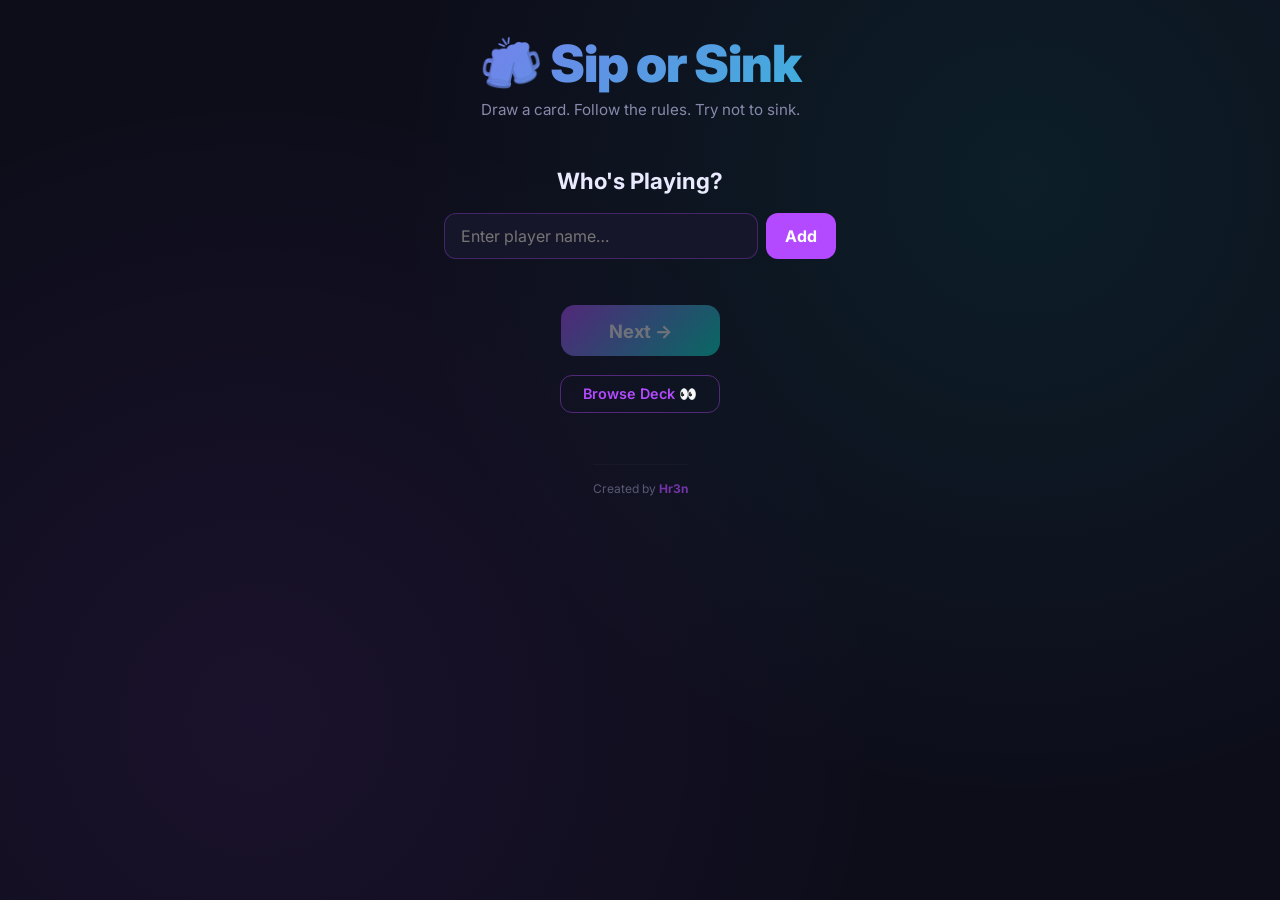
<file: index.html>
<!DOCTYPE html>
<html lang="en">
<head>
<meta charset="UTF-8">
<meta name="viewport" content="width=device-width, initial-scale=1.0">
<title>Sip or Sink — The Drinking Card Game</title>
<meta name="description" content="Sip or Sink: A fun party drinking card game. Draw cards, follow the rules, and try not to sink!">
<style>
  @import url('https://fonts.googleapis.com/css2?family=Inter:wght@400;600;700;900&display=swap');

  *, *::before, *::after { margin: 0; padding: 0; box-sizing: border-box; }

  :root {
    --bg: #0d0d1a;
    --surface: #16162a;
    --card-bg: #1e1e3a;
    --purple: #b44aff;
    --teal: #00e5c8;
    --pink: #ff4a8d;
    --gold: #ffc44a;
    --red: #ff3b3b;
    --orange: #ff8c42;
    --cyan: #00d4ff;
    --mint: #34d399;
    --text: #eaeaff;
    --text-dim: #8888aa;
    --radius: 20px;
    --amber: #f59e0b;
    --lime: #84cc16;
    --glow-purple: 0 0 30px rgba(180, 74, 255, .4);
    --glow-teal: 0 0 30px rgba(0, 229, 200, .4);
    --glow-red: 0 0 30px rgba(255, 59, 59, .4);
    --glow-cyan: 0 0 30px rgba(0, 212, 255, .4);
    --glow-amber: 0 0 30px rgba(245, 158, 11, .4);
    --glow-lime: 0 0 30px rgba(132, 204, 22, .4);
    --indigo: #6366f1;
    --glow-indigo: 0 0 30px rgba(99, 102, 241, .4);
  }

  body {
    font-family: 'Inter', sans-serif;
    background: var(--bg);
    color: var(--text);
    min-height: 100dvh;
    display: flex;
    flex-direction: column;
    align-items: center;
    overflow-x: hidden;
    background-image:
      radial-gradient(circle at 20% 80%, rgba(180,74,255,.08) 0%, transparent 50%),
      radial-gradient(circle at 80% 20%, rgba(0,229,200,.08) 0%, transparent 50%);
  }

  /* ── HEADER ── */
  header {
    text-align: center;
    padding: 2rem 1rem 1rem;
    width: 100%;
  }
  header h1 {
    font-size: clamp(2rem, 6vw, 3.2rem);
    font-weight: 900;
    background: linear-gradient(135deg, var(--purple), var(--teal));
    -webkit-background-clip: text;
    -webkit-text-fill-color: transparent;
    background-clip: text;
    letter-spacing: -1px;
  }
  header p {
    color: var(--text-dim);
    font-size: .95rem;
    margin-top: .3rem;
  }

  /* ── SETUP SCREEN ── */
  #setup-screen {
    display: flex;
    flex-direction: column;
    align-items: center;
    gap: 1.2rem;
    padding: 2rem 1.5rem;
    max-width: 440px;
    width: 100%;
  }
  #setup-screen h2 {
    font-size: 1.4rem;
    font-weight: 700;
  }
  .input-group {
    width: 100%;
    display: flex;
    gap: .5rem;
  }
  .input-group input {
    flex: 1;
    padding: .75rem 1rem;
    border-radius: 12px;
    border: 1px solid rgba(180,74,255,.3);
    background: var(--surface);
    color: var(--text);
    font-size: 1rem;
    font-family: inherit;
    outline: none;
    transition: border-color .2s;
  }
  .input-group input:focus { border-color: var(--teal); }
  .input-group button {
    padding: .75rem 1.2rem;
    border-radius: 12px;
    border: none;
    background: var(--purple);
    color: #fff;
    font-weight: 700;
    font-family: inherit;
    cursor: pointer;
    transition: transform .15s, box-shadow .2s;
    font-size: 1rem;
  }
  .input-group button:hover { transform: scale(1.05); box-shadow: var(--glow-purple); }

  .player-chips {
    display: flex;
    flex-wrap: wrap;
    gap: .5rem;
    justify-content: center;
  }
  .chip {
    background: var(--surface);
    border: 1px solid var(--purple);
    padding: .4rem .9rem;
    border-radius: 99px;
    font-size: .85rem;
    display: flex;
    align-items: center;
    gap: .4rem;
    animation: chipIn .3s ease;
  }
  .chip button {
    background: none;
    border: none;
    color: var(--pink);
    cursor: pointer;
    font-size: 1rem;
    line-height: 1;
  }
  @keyframes chipIn { from { opacity: 0; scale: .8; } to { opacity: 1; scale: 1; } }

  .btn-start {
    padding: .9rem 3rem;
    border-radius: 14px;
    border: none;
    background: linear-gradient(135deg, var(--purple), var(--teal));
    color: #fff;
    font-size: 1.15rem;
    font-weight: 700;
    font-family: inherit;
    cursor: pointer;
    transition: transform .15s, box-shadow .25s;
    margin-top: .5rem;
  }
  .btn-start:hover { transform: scale(1.05); box-shadow: var(--glow-teal); }
  .btn-start:disabled { opacity: .4; cursor: not-allowed; transform: none; box-shadow: none; }

  /* ── MODE SELECTION ── */
  #mode-screen {
    display: none;
    flex-direction: column;
    align-items: center;
    gap: 1.5rem;
    padding: 2rem 1.5rem;
    max-width: 480px;
    width: 100%;
  }
  #mode-screen h2 {
    font-size: 1.4rem;
    font-weight: 700;
  }
  #mode-screen p {
    color: var(--text-dim);
    font-size: .9rem;
    text-align: center;
  }
  .mode-cards {
    display: flex;
    gap: 1rem;
    width: 100%;
    justify-content: center;
    flex-wrap: wrap;
  }
  .mode-card {
    flex: 1;
    min-width: 160px;
    max-width: 220px;
    padding: 1.8rem 1.2rem;
    border-radius: var(--radius);
    background: var(--surface);
    border: 2px solid transparent;
    cursor: pointer;
    text-align: center;
    transition: transform .2s, border-color .2s, box-shadow .2s;
    display: flex;
    flex-direction: column;
    align-items: center;
    gap: .6rem;
  }
  .mode-card:hover { transform: scale(1.04); }
  .mode-card .mode-emoji { font-size: 2.4rem; }
  .mode-card .mode-title { font-size: 1.1rem; font-weight: 700; }
  .mode-card .mode-desc { font-size: .8rem; color: var(--text-dim); line-height: 1.4; }

  .mode-card.classic {
    border-color: rgba(0,229,200,.3);
  }
  .mode-card.classic:hover {
    border-color: var(--teal);
    box-shadow: var(--glow-teal);
  }
  .mode-card.classic.selected {
    border-color: var(--teal);
    box-shadow: var(--glow-teal);
    background: rgba(0,229,200,.08);
  }

  .mode-card.nsfw {
    border-color: rgba(255,59,59,.3);
  }
  .mode-card.nsfw:hover {
    border-color: var(--red);
    box-shadow: var(--glow-red);
  }
  .mode-card.nsfw.selected {
    border-color: var(--red);
    box-shadow: var(--glow-red);
    background: rgba(255,59,59,.08);
  }

  .mode-card.custom {
    border-color: rgba(180,74,255,.3);
  }
  .mode-card.custom:hover {
    border-color: var(--purple);
    box-shadow: var(--glow-purple);
  }
  .mode-card.custom.selected {
    border-color: var(--purple);
    box-shadow: var(--glow-purple);
    background: rgba(180,74,255,.08);
  }

  .mode-card.party {
    border-color: rgba(0,212,255,.3);
  }
  .mode-card.party:hover {
    border-color: var(--cyan);
    box-shadow: var(--glow-cyan);
  }
  .mode-card.party.selected {
    border-color: var(--cyan);
    box-shadow: var(--glow-cyan);
    background: rgba(0,212,255,.08);
  }

  .mode-card.drinking {
    border-color: rgba(245,158,11,.3);
  }
  .mode-card.drinking:hover {
    border-color: var(--amber);
    box-shadow: var(--glow-amber);
  }
  .mode-card.drinking.selected {
    border-color: var(--amber);
    box-shadow: var(--glow-amber);
    background: rgba(245,158,11,.08);
  }

  .mode-card.wordmaster {
    border-color: rgba(132,204,22,.3);
  }
  .mode-card.wordmaster:hover {
    border-color: var(--lime);
    box-shadow: var(--glow-lime);
  }
  .mode-card.tod {
    border-color: rgba(255,74,141,.3);
  }
  .mode-card.tod:hover {
    border-color: var(--pink);
    box-shadow: 0 0 30px rgba(255,74,141,.4);
  }
  .mode-card.tod.selected {
    border-color: var(--pink);
    box-shadow: 0 0 30px rgba(255,74,141,.4);
    background: rgba(255,74,141,.08);
  }

  .mode-card.wordmaster.selected {
    border-color: var(--lime);
    box-shadow: var(--glow-lime);
    background: rgba(132,204,22,.08);
  }

  .mode-card.nhie {
    border-color: rgba(99,102,241,.3);
  }
  .mode-card.nhie:hover {
    border-color: var(--indigo);
    box-shadow: var(--glow-indigo);
  }
  .mode-card.nhie.selected {
    border-color: var(--indigo);
    box-shadow: var(--glow-indigo);
    background: rgba(99,102,241,.08);
  }

  .mode-card.wyr {
    border-color: rgba(236,72,153,.3);
  }
  .mode-card.wyr:hover {
    border-color: var(--pink);
    box-shadow: 0 0 30px rgba(236,72,153,.4);
  }
  .mode-card.wyr.selected {
    border-color: var(--pink);
    box-shadow: 0 0 30px rgba(236,72,153,.4);
    background: rgba(236,72,153,.08);
  }

  .mode-card.wavelength {
    border-color: rgba(255,20,147,.3);
  }
  .mode-card.wavelength:hover {
    border-color: #ff1493;
    box-shadow: 0 0 30px rgba(255,20,147,.4);
  }
  .mode-card.wavelength.selected {
    border-color: #ff1493;
    box-shadow: 0 0 30px rgba(255,20,147,.4);
    background: rgba(255,20,147,.08);
  }

  .nsfw-warning {
    font-size: .75rem;
    color: var(--red);
    background: rgba(255,59,59,.1);
    padding: .4rem .8rem;
    border-radius: 8px;
    border: 1px solid rgba(255,59,59,.2);
  }

  .btn-mode-start {
    padding: .9rem 3rem;
    border-radius: 14px;
    border: none;
    background: linear-gradient(135deg, var(--purple), var(--teal));
    color: #fff;
    font-size: 1.15rem;
    font-weight: 700;
    font-family: inherit;
    cursor: pointer;
    transition: transform .15s, box-shadow .25s;
  }
  .btn-mode-start:hover { transform: scale(1.05); box-shadow: var(--glow-teal); }
  .btn-mode-start.nsfw-active {
    background: linear-gradient(135deg, var(--red), var(--orange));
  }
  .btn-mode-start.nsfw-active:hover { box-shadow: var(--glow-red); }
  .btn-mode-start.custom-active {
    background: linear-gradient(135deg, var(--purple), var(--gold));
  }
  .btn-mode-start.custom-active:hover { box-shadow: var(--glow-purple); }
  .btn-mode-start.party-active {
    background: linear-gradient(135deg, var(--cyan), var(--mint));
  }
  .btn-mode-start.party-active:hover { box-shadow: var(--glow-cyan); }
  .btn-mode-start.tod-active {
    background: linear-gradient(135deg, var(--pink), var(--purple));
  }
  .btn-mode-start.tod-active:hover { box-shadow: 0 0 30px rgba(255,74,141,.4); }
  .btn-mode-start.drinking-active {
    background: linear-gradient(135deg, var(--amber), var(--orange));
  }
  .btn-mode-start.drinking-active:hover { box-shadow: var(--glow-amber); }
  .btn-mode-start.wordmaster-active {
    background: linear-gradient(135deg, var(--lime), var(--teal));
  }
  .btn-mode-start.wordmaster-active:hover { box-shadow: var(--glow-lime); }
  .btn-mode-start.nhie-active {
    background: linear-gradient(135deg, var(--indigo), var(--purple));
  }
  .btn-mode-start.nhie-active:hover { box-shadow: var(--glow-indigo); }
  .btn-mode-start.wyr-active {
    background: linear-gradient(135deg, var(--pink), var(--purple));
  }
  .btn-mode-start.wyr-active:hover { box-shadow: 0 0 30px rgba(236,72,153,.4); }
  .btn-mode-start.wavelength-active {
    background: linear-gradient(135deg, #ff1493, var(--purple));
  }
  .btn-mode-start.wavelength-active:hover { box-shadow: 0 0 30px rgba(255,20,147,.4); }
  .btn-mode-back {
    background: none;
    border: 1px solid var(--text-dim);
    color: var(--text-dim);
    padding: .5rem 1.5rem;
    border-radius: 12px;
    font-family: inherit;
    font-size: .9rem;
    cursor: pointer;
    transition: border-color .2s, color .2s;
  }
  .btn-mode-back:hover { border-color: var(--text); color: var(--text); }

  /* ── DECK BUILDER ── */
  #builder-screen {
    display: none;
    flex-direction: column;
    align-items: center;
    gap: 1.2rem;
    padding: 1.5rem;
    width: 100%;
    max-width: 520px;
  }
  #builder-screen h2 { font-size: 1.3rem; font-weight: 700; }
  .builder-counter {
    font-size: .85rem;
    color: var(--text-dim);
    background: var(--surface);
    padding: .4rem 1rem;
    border-radius: 10px;
    border: 1px solid rgba(180,74,255,.2);
  }
  .builder-counter strong { color: var(--purple); }
  .builder-categories {
    width: 100%;
    display: flex;
    flex-direction: column;
    gap: 1rem;
    max-height: 55vh;
    overflow-y: auto;
    padding-right: .3rem;
  }
  .builder-categories::-webkit-scrollbar { width: 4px; }
  .builder-categories::-webkit-scrollbar-track { background: transparent; }
  .builder-categories::-webkit-scrollbar-thumb { background: var(--purple); border-radius: 4px; }
  .builder-cat-group {
    background: var(--surface);
    border-radius: 14px;
    padding: 1rem;
    border: 1px solid rgba(255,255,255,.04);
  }
  .builder-cat-header {
    display: flex;
    justify-content: space-between;
    align-items: center;
    margin-bottom: .6rem;
  }
  .builder-cat-title {
    font-size: .85rem;
    font-weight: 700;
    text-transform: uppercase;
    letter-spacing: 1px;
  }
  .builder-cat-actions {
    display: flex;
    gap: .4rem;
  }
  .builder-cat-actions button {
    font-size: .7rem;
    background: none;
    border: 1px solid var(--text-dim);
    color: var(--text-dim);
    border-radius: 6px;
    padding: .2rem .5rem;
    cursor: pointer;
    font-family: inherit;
    transition: color .2s, border-color .2s;
  }
  .builder-cat-actions button:hover { color: var(--text); border-color: var(--text); }
  .builder-card-list {
    display: flex;
    flex-direction: column;
    gap: .4rem;
  }
  .builder-card-item {
    display: flex;
    align-items: flex-start;
    gap: .6rem;
    padding: .5rem .6rem;
    border-radius: 10px;
    cursor: pointer;
    transition: background .15s;
    user-select: none;
  }
  .builder-card-item:hover { background: rgba(255,255,255,.03); }
  .builder-card-item input[type="checkbox"] {
    appearance: none;
    -webkit-appearance: none;
    width: 20px;
    height: 20px;
    min-width: 20px;
    border: 2px solid var(--text-dim);
    border-radius: 6px;
    background: transparent;
    cursor: pointer;
    position: relative;
    margin-top: 2px;
    transition: border-color .2s, background .2s;
  }
  .builder-card-item input[type="checkbox"]:checked {
    border-color: var(--purple);
    background: var(--purple);
  }
  .builder-card-item input[type="checkbox"]:checked::after {
    content: '✓';
    position: absolute;
    top: 50%; left: 50%;
    transform: translate(-50%, -50%);
    color: #fff;
    font-size: 12px;
    font-weight: 700;
  }
  .builder-card-text {
    font-size: .82rem;
    color: var(--text-dim);
    line-height: 1.4;
    transition: color .15s;
  }
  .builder-card-item.checked .builder-card-text { color: var(--text); }
  .builder-actions {
    display: flex;
    gap: .8rem;
    width: 100%;
  }
  .btn-build-play {
    flex: 1;
    padding: .9rem;
    border-radius: 14px;
    border: none;
    background: linear-gradient(135deg, var(--purple), var(--gold));
    color: #fff;
    font-size: 1.05rem;
    font-weight: 700;
    font-family: inherit;
    cursor: pointer;
    transition: transform .15s, box-shadow .25s;
  }
  .btn-build-play:hover { transform: scale(1.04); box-shadow: var(--glow-purple); }
  .btn-build-play:disabled { opacity: .4; cursor: not-allowed; transform: none; box-shadow: none; }

  /* ── GAME SCREEN ── */
  #game-screen {
    display: none;
    flex-direction: column;
    align-items: center;
    gap: 1.5rem;
    padding: 1rem 1.5rem 2rem;
    width: 100%;
    max-width: 480px;
  }

  /* Player banner */
  .player-banner {
    background: var(--surface);
    border: 1px solid rgba(180,74,255,.25);
    border-radius: 14px;
    padding: .7rem 1.4rem;
    text-align: center;
    width: 100%;
    display: flex;
    justify-content: space-between;
    align-items: center;
  }
  .player-banner .label { font-size: .8rem; color: var(--text-dim); text-transform: uppercase; letter-spacing: 1px; }
  .player-banner .name { font-size: 1.2rem; font-weight: 700; color: var(--teal); }
  .player-banner .count { font-size: .8rem; color: var(--text-dim); }

  /* Card */
  .card-container {
    perspective: 800px;
    width: 100%;
    display: flex;
    justify-content: center;
  }
  .card {
    width: 100%;
    max-width: 360px;
    min-height: 360px;
    background: var(--card-bg);
    border-radius: var(--radius);
    padding: 2rem 1.8rem;
    display: flex;
    flex-direction: column;
    justify-content: center;
    align-items: center;
    text-align: center;
    gap: 1.2rem;
    box-shadow:
      0 8px 32px rgba(0,0,0,.5),
      0 2px 8px rgba(0,0,0,.3),
      inset 0 1px 0 rgba(255,255,255,.05);
    border: 1px solid rgba(255,255,255,.06);
    position: relative;
    overflow: hidden;
    transition: transform .4s ease, opacity .4s ease;
    transform: rotateY(0) scale(1);
    opacity: 1;
  }
  .card::before {
    content: '';
    position: absolute;
    top: -1px; left: -1px; right: -1px; bottom: -1px;
    border-radius: var(--radius);
    padding: 1.5px;
    background: linear-gradient(135deg, var(--purple), transparent 50%, var(--teal));
    -webkit-mask: linear-gradient(#fff 0 0) content-box, linear-gradient(#fff 0 0);
    mask: linear-gradient(#fff 0 0) content-box, linear-gradient(#fff 0 0);
    -webkit-mask-composite: xor;
    mask-composite: exclude;
    pointer-events: none;
  }
  .card.enter { animation: cardEnter .5s ease forwards; }
  @keyframes cardEnter {
    0% { opacity: 0; transform: rotateY(90deg) scale(.9); }
    100% { opacity: 1; transform: rotateY(0) scale(1); }
  }

  .card-category {
    font-size: .75rem;
    font-weight: 700;
    text-transform: uppercase;
    letter-spacing: 2px;
    padding: .3rem .9rem;
    border-radius: 99px;
  }
  .cat-counting    { background: rgba(180,74,255,.2); color: var(--purple); }
  .cat-voting      { background: rgba(0,229,200,.2); color: var(--teal); }
  .cat-rules       { background: rgba(255,74,141,.2); color: var(--pink); }
  .cat-rapidfire   { background: rgba(255,196,74,.2); color: var(--gold); }
  /* NSFW categories */
  .cat-confessions { background: rgba(255,59,59,.2); color: var(--red); }
  .cat-dares       { background: rgba(255,140,66,.2); color: var(--orange); }
  .cat-spicyvote   { background: rgba(255,74,141,.25); color: var(--pink); }
  .cat-challenges  { background: rgba(180,74,255,.2); color: var(--purple); }
  .cat-wildcard    { background: rgba(255,196,74,.25); color: var(--gold); }
  /* Party categories */
  .cat-icebreaker  { background: rgba(0,212,255,.2); color: var(--cyan); }
  .cat-deeptalk    { background: rgba(52,211,153,.2); color: var(--mint); }
  .cat-partydare   { background: rgba(255,196,74,.2); color: var(--gold); }
  .cat-groupgame   { background: rgba(180,74,255,.2); color: var(--purple); }
  /* Drinking categories */
  .cat-waterfall   { background: rgba(245,158,11,.2); color: var(--amber); }
  .cat-chug        { background: rgba(255,140,66,.2); color: var(--orange); }
  .cat-shotroule   { background: rgba(255,59,59,.2); color: var(--red); }
  .cat-penalty     { background: rgba(255,196,74,.2); color: var(--gold); }
  .cat-nhie        { background: rgba(99,102,241,.2); color: var(--indigo); }
  .cat-wyr         { background: rgba(236,72,153,.2); color: var(--pink); }

  .card-emoji { font-size: 2.8rem; }
  .card-text { font-size: 1.15rem; font-weight: 600; line-height: 1.5; color: var(--text); }

  /* Waiting state */
  .card.waiting {
    background: linear-gradient(135deg, rgba(180,74,255,.08), rgba(0,229,200,.08));
  }
  .card.waiting .card-text { color: var(--text-dim); font-weight: 400; }

  /* NSFW theme overrides */
  body.nsfw-mode .card::before {
    background: linear-gradient(135deg, var(--red), transparent 50%, var(--orange));
  }
  body.nsfw-mode .progress-bar .fill {
    background: linear-gradient(90deg, var(--red), var(--orange));
  }
  body.nsfw-mode .btn-draw {
    background: linear-gradient(135deg, var(--red), var(--orange));
  }
  body.nsfw-mode .btn-draw:hover { box-shadow: var(--glow-red); }
  body.nsfw-mode .player-banner .name { color: var(--red); }
  body.nsfw-mode .player-banner { border-color: rgba(255,59,59,.25); }

  /* Party mode theme */
  body.party-mode .card::before {
    background: linear-gradient(135deg, var(--cyan), transparent 50%, var(--mint));
  }
  body.party-mode .progress-bar .fill {
    background: linear-gradient(90deg, var(--cyan), var(--mint));
  }
  body.party-mode .btn-draw {
    background: linear-gradient(135deg, var(--cyan), var(--mint));
  }
  body.party-mode .btn-draw:hover { box-shadow: var(--glow-cyan); }
  body.party-mode .player-banner .name { color: var(--cyan); }
  body.party-mode .player-banner { border-color: rgba(0,212,255,.25); }

  /* Drinking mode theme */
  body.drinking-mode .card::before {
    background: linear-gradient(135deg, var(--amber), transparent 50%, var(--orange));
  }
  body.drinking-mode .progress-bar .fill {
    background: linear-gradient(90deg, var(--amber), var(--orange));
  }
  body.drinking-mode .btn-draw {
    background: linear-gradient(135deg, var(--amber), var(--orange));
  }
  body.drinking-mode .btn-draw:hover { box-shadow: var(--glow-amber); }
  body.drinking-mode .player-banner .name { color: var(--amber); }
  body.drinking-mode .player-banner { border-color: rgba(245,158,11,.25); }

  /* ── WORD MASTER SCREEN ── */
  #wm-screen {
    display: none;
    flex-direction: column;
    align-items: center;
    gap: 1.2rem;
    padding: 1rem 1.5rem 2rem;
    width: 100%;
    max-width: 480px;
  }
  .wm-header {
    width: 100%;
    text-align: center;
  }
  .wm-header h2 {
    font-size: 1.3rem;
    font-weight: 700;
    color: var(--lime);
  }
  .wm-round-info {
    font-size: .85rem;
    color: var(--text-dim);
    margin-top: .3rem;
  }
  .wm-word-area {
    width: 100%;
    max-width: 360px;
    background: var(--card-bg);
    border-radius: var(--radius);
    padding: 2rem;
    text-align: center;
    border: 1px solid rgba(132,204,22,.15);
    position: relative;
    min-height: 160px;
    display: flex;
    flex-direction: column;
    justify-content: center;
    align-items: center;
    gap: .8rem;
  }
  .wm-secret-label {
    font-size: .7rem;
    text-transform: uppercase;
    letter-spacing: 2px;
    color: var(--text-dim);
  }
  .wm-secret-word {
    font-size: 2rem;
    font-weight: 900;
    color: var(--lime);
    letter-spacing: 2px;
    filter: blur(14px);
    transition: filter .3s;
    user-select: none;
    cursor: pointer;
  }
  .wm-secret-word.revealed { filter: blur(0); }
  .wm-reveal-hint {
    font-size: .7rem;
    color: var(--text-dim);
  }
  .wm-clues {
    width: 100%;
    max-width: 360px;
    display: flex;
    flex-wrap: wrap;
    gap: .4rem;
    justify-content: center;
    min-height: 32px;
  }
  .wm-clue-chip {
    background: var(--surface);
    border: 1px solid rgba(132,204,22,.3);
    color: var(--lime);
    padding: .3rem .8rem;
    border-radius: 99px;
    font-size: .85rem;
    font-weight: 600;
    animation: chipIn .3s ease;
  }
  .wm-sip-counter {
    width: 100%;
    max-width: 360px;
    display: flex;
    justify-content: space-between;
    align-items: center;
    background: var(--surface);
    border-radius: 12px;
    padding: .6rem 1rem;
    border: 1px solid rgba(132,204,22,.15);
  }
  .wm-sip-counter .label { font-size: .8rem; color: var(--text-dim); }
  .wm-sip-counter .sips { font-size: 1.2rem; font-weight: 700; color: var(--amber); }
  .wm-player-turn {
    background: var(--surface);
    border: 1px solid rgba(132,204,22,.25);
    border-radius: 14px;
    padding: .6rem 1.2rem;
    text-align: center;
    width: 100%;
    max-width: 360px;
  }
  .wm-player-turn .label { font-size: .7rem; color: var(--text-dim); text-transform: uppercase; letter-spacing: 1px; }
  .wm-player-turn .name { font-size: 1.1rem; font-weight: 700; color: var(--lime); }
  .wm-actions {
    display: flex;
    gap: .6rem;
    width: 100%;
    max-width: 360px;
    flex-wrap: wrap;
  }
  .wm-btn {
    flex: 1;
    min-width: 140px;
    padding: .85rem;
    border-radius: 14px;
    border: none;
    font-family: inherit;
    font-size: .95rem;
    font-weight: 700;
    cursor: pointer;
    transition: transform .15s, box-shadow .2s;
  }
  .wm-btn:hover { transform: scale(1.04); }
  .wm-btn-wrong {
    background: linear-gradient(135deg, var(--red), var(--orange));
    color: #fff;
  }
  .wm-btn-wrong:hover { box-shadow: var(--glow-red); }
  .wm-btn-correct {
    background: linear-gradient(135deg, var(--lime), var(--teal));
    color: #fff;
  }
  .wm-btn-correct:hover { box-shadow: var(--glow-lime); }
  .wm-btn-next {
    background: linear-gradient(135deg, var(--purple), var(--lime));
    color: #fff;
  }
  .wm-btn-next:hover { box-shadow: var(--glow-purple); }
  .wm-btn-quit {
    background: transparent;
    border: 1px solid var(--text-dim);
    color: var(--text-dim);
  }
  .wm-btn-quit:hover { border-color: var(--text); color: var(--text); }

  /* Buttons */
  .game-actions {
    display: flex;
    gap: .8rem;
    width: 100%;
    max-width: 360px;
  }
  .btn-draw {
    flex: 1;
    padding: 1rem;
    border-radius: 14px;
    border: none;
    background: linear-gradient(135deg, var(--purple), var(--teal));
    color: #fff;
    font-size: 1.1rem;
    font-weight: 700;
    font-family: inherit;
    cursor: pointer;
    transition: transform .15s, box-shadow .25s;
  }
  .btn-draw:hover { transform: scale(1.04); box-shadow: var(--glow-teal); }
  .btn-draw:active { transform: scale(.97); }

  .btn-reset {
    padding: 1rem 1.4rem;
    border-radius: 14px;
    border: 1px solid rgba(255,74,141,.4);
    background: transparent;
    color: var(--pink);
    font-size: .95rem;
    font-weight: 600;
    font-family: inherit;
    cursor: pointer;
    transition: background .2s, transform .15s;
  }
  .btn-reset:hover { background: rgba(255,74,141,.1); transform: scale(1.04); }

  /* Progress bar */
  .progress-bar {
    width: 100%;
    max-width: 360px;
    height: 6px;
    background: var(--surface);
    border-radius: 99px;
    overflow: hidden;
  }
  .progress-bar .fill {
    height: 100%;
    background: linear-gradient(90deg, var(--purple), var(--teal));
    border-radius: 99px;
    transition: width .4s ease;
  }
  .progress-label {
    font-size: .75rem;
    color: var(--text-dim);
  }

  /* End screen */
  #end-screen {
    display: none;
    flex-direction: column;
    align-items: center;
    gap: 1.5rem;
    padding: 3rem 1.5rem;
    text-align: center;
  }
  #end-screen h2 {
    font-size: 2rem;
    font-weight: 900;
    background: linear-gradient(135deg, var(--purple), var(--teal));
    -webkit-background-clip: text;
    -webkit-text-fill-color: transparent;
    background-clip: text;
  }
  #end-screen p { color: var(--text-dim); }

  /* ── TRUTH OR DARE SCREEN ── */
  #tod-screen {
    display: none;
    flex-direction: column;
    align-items: center;
    gap: 1.2rem;
    padding: 1rem 1.5rem 2rem;
    width: 100%;
    max-width: 480px;
  }
  .tod-diff-cards {
    display: grid;
    grid-template-columns: 1fr 1fr;
    gap: .8rem;
    width: 100%;
    max-width: 380px;
  }
  .tod-diff-card {
    background: var(--surface);
    border: 1.5px solid rgba(255,255,255,.06);
    border-radius: 14px;
    padding: 1rem;
    text-align: center;
    cursor: pointer;
    transition: border-color .2s, box-shadow .2s, transform .15s;
  }
  .tod-diff-card:hover { transform: scale(1.03); }
  .tod-diff-card.selected { border-color: var(--pink); box-shadow: 0 0 20px rgba(255,74,141,.3); background: rgba(255,74,141,.06); }
  .tod-diff-card .diff-emoji { font-size: 1.6rem; }
  .tod-diff-card .diff-title { font-size: .9rem; font-weight: 700; margin-top: .3rem; }
  .tod-diff-card .diff-desc { font-size: .7rem; color: var(--text-dim); margin-top: .2rem; }
  .tod-diff-card.full-width { grid-column: 1 / -1; }
  .tod-choice-btns {
    display: flex;
    gap: .8rem;
    width: 100%;
    max-width: 360px;
  }
  .tod-choice-btn {
    flex: 1;
    padding: 1rem;
    border-radius: 14px;
    border: none;
    font-family: inherit;
    font-size: 1.1rem;
    font-weight: 700;
    cursor: pointer;
    transition: transform .15s, box-shadow .2s;
    color: #fff;
  }
  .tod-choice-btn:hover { transform: scale(1.04); }
  .tod-choice-btn.truth { background: linear-gradient(135deg, var(--cyan), var(--teal)); }
  .tod-choice-btn.truth:hover { box-shadow: var(--glow-cyan); }
  .tod-choice-btn.dare { background: linear-gradient(135deg, var(--pink), var(--red)); }
  .tod-choice-btn.dare:hover { box-shadow: 0 0 30px rgba(255,74,141,.4); }
  @keyframes chipIn { from { opacity: 0; transform: scale(.8); } to { opacity: 1; transform: scale(1); } }

  /* Utilities */
  .hidden { display: none !important; }

  /* Mobile tweaks */
  @media (max-width: 480px) {
    .card { min-height: 300px; padding: 1.5rem 1.2rem; }
    .card-text { font-size: 1.05rem; }
    .card-emoji { font-size: 2.2rem; }
  }

  /* ── BROWSE DECK MODAL ── */
  .btn-browse {
    background: none;
    border: 1px solid rgba(180,74,255,.4);
    color: var(--purple);
    padding: .55rem 1.4rem;
    border-radius: 12px;
    font-family: inherit;
    font-size: .9rem;
    font-weight: 600;
    cursor: pointer;
    transition: background .2s, transform .15s, border-color .2s;
  }
  .btn-browse:hover { background: rgba(180,74,255,.1); transform: scale(1.04); border-color: var(--purple); }

  .deck-modal-overlay {
    display: none;
    position: fixed;
    inset: 0;
    z-index: 100;
    background: rgba(0,0,0,.7);
    backdrop-filter: blur(6px);
    -webkit-backdrop-filter: blur(6px);
    justify-content: center;
    align-items: flex-start;
    padding: 2rem 1rem;
    overflow-y: auto;
  }
  .deck-modal-overlay.open { display: flex; }
  .deck-modal {
    background: var(--bg);
    border: 1px solid rgba(180,74,255,.2);
    border-radius: var(--radius);
    width: 100%;
    max-width: 520px;
    padding: 1.5rem;
    display: flex;
    flex-direction: column;
    gap: 1rem;
    animation: modalIn .3s ease;
  }
  @keyframes modalIn { from { opacity: 0; transform: translateY(20px); } to { opacity: 1; transform: translateY(0); } }
  .deck-modal-header {
    display: flex;
    justify-content: space-between;
    align-items: center;
  }
  .deck-modal-header h2 { font-size: 1.2rem; font-weight: 700; }
  .deck-modal-close {
    background: none;
    border: none;
    color: var(--text-dim);
    font-size: 1.5rem;
    cursor: pointer;
    line-height: 1;
    padding: .2rem;
    transition: color .2s;
  }
  .deck-modal-close:hover { color: var(--text); }
  .deck-modal-tabs {
    display: flex;
    gap: .4rem;
    background: var(--surface);
    padding: .3rem;
    border-radius: 10px;
  }
  .deck-tab {
    flex: 1;
    padding: .5rem;
    border: none;
    border-radius: 8px;
    background: transparent;
    color: var(--text-dim);
    font-family: inherit;
    font-size: .8rem;
    font-weight: 600;
    cursor: pointer;
    transition: background .2s, color .2s;
  }
  .deck-tab.active { background: var(--purple); color: #fff; }
  .deck-tab:hover:not(.active) { color: var(--text); }
  .deck-modal-body {
    display: flex;
    flex-direction: column;
    gap: .8rem;
    max-height: 60vh;
    overflow-y: auto;
    padding-right: .3rem;
  }
  .deck-modal-body::-webkit-scrollbar { width: 4px; }
  .deck-modal-body::-webkit-scrollbar-thumb { background: var(--purple); border-radius: 4px; }
  .browse-cat-group {
    background: var(--surface);
    border-radius: 12px;
    padding: .8rem;
    border: 1px solid rgba(255,255,255,.04);
  }
  .browse-cat-title {
    font-size: .75rem;
    font-weight: 700;
    text-transform: uppercase;
    letter-spacing: 1px;
    margin-bottom: .5rem;
    display: flex;
    align-items: center;
    gap: .4rem;
  }
  .browse-cat-title .count {
    font-weight: 400;
    color: var(--text-dim);
    font-size: .7rem;
  }
  .browse-card {
    padding: .4rem 0;
    font-size: .82rem;
    color: var(--text-dim);
    line-height: 1.5;
    border-bottom: 1px solid rgba(255,255,255,.03);
  }
  .browse-card:last-child { border-bottom: none; }
  /* ── HIGHER OR LOWER SCREEN ── */
  #hol-screen {
    display: none;
    flex-direction: column;
    align-items: center;
    gap: 1.5rem;
    padding: 1rem 1.5rem 2rem;
    width: 100%;
    max-width: 480px;
  }
  .hol-row-container {
    display: flex;
    gap: 8px;
    width: 100%;
    justify-content: center;
    overflow-x: auto;
    padding: 15px 5px;
    scrollbar-width: none;
    -webkit-overflow-scrolling: touch;
  }
  .hol-row-container::-webkit-scrollbar { display: none; }
  .hol-card-area {
    flex-shrink: 0;
    width: 65px;
    height: 95px;
    background: #fff;
    border-radius: 8px;
    display: flex;
    flex-direction: column;
    justify-content: space-between;
    padding: 5px;
    font-size: 1.2rem;
    font-weight: bold;
    color: #000;
    box-shadow: 0 4px 10px rgba(0,0,0,0.4);
    transition: transform 0.3s, border 0.3s;
    border: 2px solid transparent;
  }
  .hol-card-area.active {
    transform: translateY(-12px);
    border-color: var(--teal);
    box-shadow: var(--glow-teal);
  }
  .hol-card-area.red { color: #d32f2f; }
  .hol-card-area.black { color: #111; }
  .hol-card-area.back {
    background: linear-gradient(135deg, var(--purple), var(--teal));
    color: transparent;
    justify-content: center;
    align-items: center;
  }
  .hol-card-top { align-self: flex-start; line-height: 1; font-size: 1rem; }
  .hol-card-center { align-self: center; font-size: 1.8rem; }
  .hol-card-bottom { align-self: flex-end; line-height: 1; transform: rotate(180deg); font-size: 1rem; }
  
  .hol-drawn-card-area {
    display: flex;
    flex-direction: column;
    align-items: center;
    margin-bottom: 0.5rem;
  }
  
  .hol-controls {
    display: flex;
    gap: 1rem;
    width: 100%;
  }
  .hol-btn {
    flex: 1;
    padding: 1.2rem;
    border-radius: 12px;
    font-size: 1.2rem;
    font-weight: bold;
    border: none;
    cursor: pointer;
    transition: transform 0.2s, opacity 0.2s;
  }
  .hol-btn:active { transform: scale(0.95); }
  .hol-btn:disabled { opacity: 0.5; cursor: not-allowed; transform: none; }
  .hol-btn-higher { background: var(--teal); color: #000; }
  .hol-btn-lower { background: var(--purple); color: #fff; }

  /* ── HORSE RACE SCREEN ── */
  #horserace-screen {
    display: none;
    flex-direction: column;
    align-items: center;
    gap: 1.2rem;
    padding: 1rem 1.5rem 2rem;
    width: 100%;
    max-width: 480px;
  }
  .hr-board {
    display: flex;
    flex-direction: row;
    gap: 10px;
    background: var(--surface);
    padding: 1rem;
    border-radius: 12px;
    border: 1px solid rgba(255,255,255,0.06);
    position: relative;
    width: 100%;
  }
  .hr-lanes {
    display: flex;
    flex-direction: column;
    gap: 8px;
    flex: 1;
    position: relative;
  }
  .hr-lane {
    display: flex;
    flex-direction: row;
    align-items: center;
    background: rgba(0,0,0,0.2);
    border-radius: 6px;
    padding: 0;
    position: relative;
    height: 48px;
  }
  .hr-horse {
    width: 32px;
    height: 40px;
    background: #fff;
    border-radius: 4px;
    display: flex;
    justify-content: center;
    align-items: center;
    font-size: 1.4rem;
    font-weight: bold;
    position: absolute;
    left: 4px;
    top: 4px;
    transition: left 0.4s ease-in-out;
    z-index: 2;
    box-shadow: 0 2px 5px rgba(0,0,0,0.4);
  }
  .hr-horse.red { color: #d32f2f; }
  .hr-horse.black { color: #111; }
  
  .hr-links {
    display: flex;
    flex-direction: column;
    justify-content: space-between;
    width: 40px;
    padding-left: 10px;
    border-left: 2px dashed rgba(255,255,255,0.1);
  }
  .hr-link-card {
    width: 32px;
    height: 44px;
    background: linear-gradient(135deg, var(--purple), var(--teal));
    border-radius: 4px;
    display: flex;
    justify-content: center;
    align-items: center;
    font-size: 1.2rem;
    font-weight: bold;
    box-shadow: 0 2px 4px rgba(0,0,0,0.3);
    color: transparent;
    transition: background 0.3s, color 0.3s;
  }
  .hr-link-card.revealed {
    background: #fff;
  }
  .hr-link-card.revealed.red { color: #d32f2f; }
  .hr-link-card.revealed.black { color: #111; }
  .hr-deck-area {
    display: flex;
    flex-direction: column;
    align-items: center;
    gap: 1rem;
    margin-top: 1rem;
  }
  .hr-drawn-card {
    width: 100px;
    height: 140px;
    background: linear-gradient(135deg, var(--purple), var(--teal));
    border-radius: 8px;
    display: flex;
    justify-content: center;
    align-items: center;
    font-size: 3rem;
    font-weight: bold;
    box-shadow: 0 4px 10px rgba(0,0,0,0.3);
    transition: transform 0.3s ease, background 0.3s, color 0.3s;
    color: transparent;
  }
  .hr-drawn-card.revealed {
    background: #fff;
    transform: rotateY(360deg);
  }
  .hr-drawn-card.revealed.red { color: #d32f2f; }
  .hr-drawn-card.revealed.black { color: #111; }
  .hr-announcer {
    text-align: center;
    font-size: 1.1rem;
    font-weight: 600;
    color: var(--teal);
    min-height: 2.8rem;
  }
</style>
</head>
<body>

<header>
  <h1 id="main-title" style="cursor:pointer; user-select:none; -webkit-tap-highlight-color: transparent;">🍻 Sip or Sink</h1>
  <p>Draw a card. Follow the rules. Try not to sink.</p>
</header>

<!-- SETUP -->
<div id="setup-screen">
  <h2>Who's Playing?</h2>
  <div class="input-group">
    <input type="text" id="player-input" placeholder="Enter player name…" maxlength="20" aria-label="Player name">
    <button id="add-player-btn" type="button">Add</button>
  </div>
  <div class="player-chips" id="player-chips"></div>
  <button class="btn-start" id="start-btn" disabled>Next →</button>
  <button class="btn-browse" id="browse-btn" type="button">Browse Deck 👀</button>
  <footer style="margin-top:2rem;padding-top:1rem;border-top:1px solid rgba(255,255,255,.05);color:var(--text-dim);font-size:.75rem;text-align:center;opacity:.6;">Created by <a href="https://www.instagram.com/hrenzan/" target="_blank" rel="noopener" style="color:var(--purple);font-weight:700;text-decoration:none;opacity:1;transition:color .2s;">Hr3n</a></footer>
</div>

<!-- BROWSE DECK MODAL -->
<div class="deck-modal-overlay" id="deck-modal">
  <div class="deck-modal">
    <div class="deck-modal-header">
      <h2>📋 All Cards</h2>
      <button class="deck-modal-close" id="deck-modal-close" aria-label="Close">✕</button>
    </div>
    <div class="deck-modal-tabs">
      <button class="deck-tab active" data-filter="all">All</button>
      <button class="deck-tab" data-filter="classic">Classic</button>
      <button class="deck-tab" data-filter="nsfw">NSFW</button>
      <button class="deck-tab" data-filter="party">Party</button>
      <button class="deck-tab" data-filter="drinking">Chug</button>
    </div>
    <div class="deck-modal-body" id="deck-modal-body"></div>
  </div>
</div>

<!-- MODE SELECTION -->
<div id="mode-screen">
  <h2>Choose Your Mode</h2>
  <p>How wild do you want tonight to get?</p>
  <div class="mode-cards">
    <div class="mode-card classic selected" id="mode-classic" tabindex="0">
      <div class="mode-emoji">🍻</div>
      <div class="mode-title">Classic</div>
      <div class="mode-desc">Fun party prompts, counting, voting &amp; rules. Safe for all groups.</div>
    </div>
    <div class="mode-card nsfw" id="mode-nsfw" tabindex="0">
      <div class="mode-emoji">🔥</div>
      <div class="mode-title">NSFW</div>
      <div class="mode-desc">Spicy confessions, wild dares &amp; questions you'll regret. 18+ only.</div>
    </div>
    <div class="mode-card party" id="mode-party" tabindex="0">
      <div class="mode-emoji">🤝</div>
      <div class="mode-title">Get to Know</div>
      <div class="mode-desc">Icebreakers, deep questions &amp; fun dares to bond with the group.</div>
    </div>
    <div class="mode-card drinking" id="mode-drinking" tabindex="0">
      <div class="mode-emoji">🍺</div>
      <div class="mode-title">Chug Zone</div>
      <div class="mode-desc">Waterfall, chugs, shot roulette &amp; heavy penalties. Drink up!</div>
    </div>
    <div class="mode-card wordmaster" id="mode-wordmaster" tabindex="0">
      <div class="mode-emoji">🧠</div>
      <div class="mode-title">Word Master</div>
      <div class="mode-desc">Gamemaster describes a word. Wrong guesses = everyone sips!</div>
    </div>
    <div class="mode-card tod" id="mode-tod" tabindex="0">
      <div class="mode-emoji">🎯</div>
      <div class="mode-title">Truth or Dare</div>
      <div class="mode-desc">Classic T or D with 4 spice levels. Pick your heat!</div>
    </div>
    <div class="mode-card nhie" id="mode-nhie" tabindex="0">
      <div class="mode-emoji">🤫</div>
      <div class="mode-title">Never Have I Ever</div>
      <div class="mode-desc">The classic confession game. 4 difficulties to expose your secrets.</div>
    </div>
    <div class="mode-card wyr" id="mode-wyr" tabindex="0">
      <div class="mode-emoji">⚖️</div>
      <div class="mode-title">Would You Rather</div>
      <div class="mode-desc">Impossible choices. 4 difficulties to test your morals.</div>
    </div>
    <div class="mode-card horserace" id="mode-horserace" tabindex="0" style="border-color:var(--gold);">
      <div class="mode-emoji">🐎</div>
      <div class="mode-title" style="color:var(--gold);">Horse Race</div>
      <div class="mode-desc">Bet your drinks. Who will cross the finish line first?</div>
    </div>
    <div class="mode-card hol" id="mode-hol" tabindex="0">
      <div class="mode-emoji">🃏</div>
      <div class="mode-title">Higher or Lower</div>
      <div class="mode-desc">Guess the next card. Wrong guess = drink the streak!</div>
    </div>
    <div class="mode-card wavelength" id="mode-wavelength" tabindex="0">
      <div class="mode-emoji">📻</div>
      <div class="mode-title">Wavelength</div>
      <div class="mode-desc">Read the gamemaster's mind. Guess the hidden target!</div>
    </div>
    <div class="mode-card custom" id="mode-custom" tabindex="0">
      <div class="mode-emoji">🛠️</div>
      <div class="mode-title">Custom</div>
      <div class="mode-desc">Build your own deck. Pick &amp; choose cards from all pools.</div>
    </div>
  </div>
  <div class="nsfw-warning" id="nsfw-warning" style="display:none">⚠️ Contains adult content. Make sure everyone is comfortable!</div>
  <button class="btn-mode-start" id="mode-start-btn">Start Game 🎴</button>
  <button class="btn-mode-back" id="mode-back-btn">← Back to Players</button>
</div>

<!-- WORD MASTER -->
<div id="wm-screen">
  <div class="wm-header">
    <h2>🧠 Word Master</h2>
    <div class="wm-round-info" id="wm-round-info">Round 1 / 5</div>
  </div>
  <div class="wm-player-turn">
    <div class="label">Gamemaster</div>
    <div class="name" id="wm-gm-name">—</div>
  </div>
  <div class="wm-word-area" id="wm-word-area">
    <div class="wm-secret-label">Secret Word</div>
    <div class="wm-secret-word" id="wm-secret-word" title="Hold to reveal">—</div>
    <div class="wm-reveal-hint">Tap &amp; hold to peek</div>
  </div>
  <div class="wm-clues" id="wm-clues"></div>
  <div class="wm-sip-counter">
    <span class="label">Total sips this round</span>
    <span class="sips" id="wm-sips">0</span>
  </div>
  <div class="wm-actions">
    <button class="wm-btn wm-btn-wrong" id="wm-wrong-btn">❌ Wrong Guess (+1 sip each)</button>
    <button class="wm-btn wm-btn-correct" id="wm-correct-btn">✅ Correct!</button>
    <button class="wm-btn wm-btn-next" id="wm-next-btn">🎲 Next Word</button>
    <button class="wm-btn wm-btn-quit" id="wm-quit-btn">← Back to Modes</button>
  </div>
</div>

<!-- TRUTH OR DARE -->
<div id="tod-screen">
  <h2>🎯 Truth or Dare</h2>
  <p style="color:var(--text-dim);font-size:.85rem">Pick a difficulty level</p>
  <div class="tod-diff-cards">
    <div class="tod-diff-card selected" data-diff="mild">
      <div class="diff-emoji">😇</div>
      <div class="diff-title">Mild</div>
      <div class="diff-desc">Light &amp; fun for everyone</div>
    </div>
    <div class="tod-diff-card" data-diff="medium">
      <div class="diff-emoji">😏</div>
      <div class="diff-title">Medium</div>
      <div class="diff-desc">Things get interesting</div>
    </div>
    <div class="tod-diff-card" data-diff="spicy">
      <div class="diff-emoji">🌶️</div>
      <div class="diff-title">Spicy</div>
      <div class="diff-desc">Bold moves only</div>
    </div>
    <div class="tod-diff-card" data-diff="todnsfw">
      <div class="diff-emoji">🔞</div>
      <div class="diff-title">NSFW</div>
      <div class="diff-desc">Adults only. No mercy.</div>
    </div>
    <div class="tod-diff-card full-width" data-diff="todcustom">
      <div class="diff-emoji">🎨</div>
      <div class="diff-title">Custom Mix</div>
      <div class="diff-desc">Toggle which difficulties to include</div>
    </div>
  </div>
  <!-- Custom Mix: multi-select checkboxes -->
  <div id="tod-custom-panel" style="display:none;width:100%;max-width:380px;">
    <div style="display:flex;flex-wrap:wrap;gap:.5rem;justify-content:center;margin-bottom:.8rem;">
      <label style="display:flex;align-items:center;gap:.3rem;cursor:pointer;background:var(--surface);padding:.4rem .8rem;border-radius:10px;font-size:.8rem;border:1px solid rgba(255,255,255,.08);">
        <input type="checkbox" class="tod-mix-cb" value="mild" checked> 😇 Mild
      </label>
      <label style="display:flex;align-items:center;gap:.3rem;cursor:pointer;background:var(--surface);padding:.4rem .8rem;border-radius:10px;font-size:.8rem;border:1px solid rgba(255,255,255,.08);">
        <input type="checkbox" class="tod-mix-cb" value="medium" checked> 😏 Medium
      </label>
      <label style="display:flex;align-items:center;gap:.3rem;cursor:pointer;background:var(--surface);padding:.4rem .8rem;border-radius:10px;font-size:.8rem;border:1px solid rgba(255,255,255,.08);">
        <input type="checkbox" class="tod-mix-cb" value="spicy" checked> 🌶️ Spicy
      </label>
      <label style="display:flex;align-items:center;gap:.3rem;cursor:pointer;background:var(--surface);padding:.4rem .8rem;border-radius:10px;font-size:.8rem;border:1px solid rgba(255,255,255,.08);">
        <input type="checkbox" class="tod-mix-cb" value="todnsfw" checked> 🔞 NSFW
      </label>
    </div>
    <div style="background:var(--surface);border-radius:14px;padding:1rem;border:1px solid rgba(255,255,255,.06);">
      <div style="font-weight:700;font-size:.85rem;margin-bottom:.6rem;">✍️ Add Your Own Cards</div>
      <div style="display:flex;gap:.4rem;margin-bottom:.4rem;">
        <input type="text" id="tod-custom-truth" placeholder="Your truth question..." style="flex:1;padding:.5rem .7rem;border-radius:10px;border:1px solid rgba(255,255,255,.1);background:var(--bg);color:var(--text);font-family:inherit;font-size:.8rem;">
        <button id="tod-add-truth" style="padding:.5rem .8rem;border-radius:10px;border:none;background:linear-gradient(135deg,var(--cyan),var(--teal));color:#fff;font-family:inherit;font-weight:600;font-size:.75rem;cursor:pointer;">+ Truth</button>
      </div>
      <div style="display:flex;gap:.4rem;margin-bottom:.5rem;">
        <input type="text" id="tod-custom-dare" placeholder="Your dare challenge..." style="flex:1;padding:.5rem .7rem;border-radius:10px;border:1px solid rgba(255,255,255,.1);background:var(--bg);color:var(--text);font-family:inherit;font-size:.8rem;">
        <button id="tod-add-dare" style="padding:.5rem .8rem;border-radius:10px;border:none;background:linear-gradient(135deg,var(--pink),var(--red));color:#fff;font-family:inherit;font-weight:600;font-size:.75rem;cursor:pointer;">+ Dare</button>
      </div>
      <div id="tod-custom-cards-list" style="display:flex;flex-wrap:wrap;gap:.3rem;"></div>
    </div>
  </div>
  <div class="wm-actions">
    <button class="wm-btn wm-btn-correct" id="tod-start-btn">Let's Go! 🎯</button>
    <button class="wm-btn wm-btn-quit" id="tod-back-btn">← Back to Modes</button>
  </div>
</div>

<!-- NEVER HAVE I EVER -->
<div id="nhie-screen" style="display:none;flex-direction:column;align-items:center;gap:1.2rem;padding:1rem 1.5rem 2rem;width:100%;max-width:480px;">
  <h2>🤫 Never Have I Ever</h2>
  <p style="color:var(--text-dim);font-size:.85rem">Pick a difficulty level</p>
  <div class="tod-diff-cards">
    <div class="tod-diff-card selected" data-diff="mild">
      <div class="diff-emoji">😇</div>
      <div class="diff-title">Mild</div>
      <div class="diff-desc">Light &amp; fun for everyone</div>
    </div>
    <div class="tod-diff-card" data-diff="medium">
      <div class="diff-emoji">😏</div>
      <div class="diff-title">Medium</div>
      <div class="diff-desc">Things get interesting</div>
    </div>
    <div class="tod-diff-card" data-diff="spicy">
      <div class="diff-emoji">🌶️</div>
      <div class="diff-title">Spicy</div>
      <div class="diff-desc">Bold moves only</div>
    </div>
    <div class="tod-diff-card" data-diff="nsfw">
      <div class="diff-emoji">🔞</div>
      <div class="diff-title">NSFW</div>
      <div class="diff-desc">Adults only. No mercy.</div>
    </div>
  </div>
  <div class="wm-actions">
    <button class="wm-btn wm-btn-correct" id="nhie-start-btn">Let's Go! 🤫</button>
    <button class="wm-btn wm-btn-quit" id="nhie-back-btn">← Back to Modes</button>
  </div>
</div>

<!-- WOULD YOU RATHER -->
<div id="wyr-screen" style="display:none;flex-direction:column;align-items:center;gap:1.2rem;padding:1rem 1.5rem 2rem;width:100%;max-width:480px;">
  <h2>⚖️ Would You Rather</h2>
  <p style="color:var(--text-dim);font-size:.85rem">Pick a difficulty level</p>
  <div class="tod-diff-cards">
    <div class="tod-diff-card selected" data-diff="mild">
      <div class="diff-emoji">😇</div>
      <div class="diff-title">Mild</div>
      <div class="diff-desc">Light &amp; fun for everyone</div>
    </div>
    <div class="tod-diff-card" data-diff="medium">
      <div class="diff-emoji">😏</div>
      <div class="diff-title">Medium</div>
      <div class="diff-desc">Things get interesting</div>
    </div>
    <div class="tod-diff-card" data-diff="spicy">
      <div class="diff-emoji">🌶️</div>
      <div class="diff-title">Spicy</div>
      <div class="diff-desc">Bold moves only</div>
    </div>
    <div class="tod-diff-card" data-diff="nsfw">
      <div class="diff-emoji">🔞</div>
      <div class="diff-title">NSFW</div>
      <div class="diff-desc">Adults only. No mercy.</div>
    </div>
  </div>
  <div class="wm-actions">
    <button class="wm-btn wm-btn-correct" id="wyr-start-btn">Let's Go! ⚖️</button>
    <button class="wm-btn wm-btn-quit" id="wyr-back-btn">← Back to Modes</button>
  </div>
</div>

<!-- HORSE RACE -->
<div id="horserace-screen">
  <h2>🐎 Horse Race</h2>
  <p style="color:var(--text-dim);font-size:.85rem;text-align:center;">Bet on your suit! First to cross the finish line wins.</p>
  
  <div class="hr-board">
    <div class="hr-lanes" id="hr-lanes">
      <div class="hr-lane" id="lane-hearts"><div class="hr-horse red" id="horse-hearts">♥️</div></div>
      <div class="hr-lane" id="lane-diamonds"><div class="hr-horse red" id="horse-diamonds">♦️</div></div>
      <div class="hr-lane" id="lane-clubs"><div class="hr-horse black" id="horse-clubs">♣️</div></div>
      <div class="hr-lane" id="lane-spades"><div class="hr-horse black" id="horse-spades">♠️</div></div>
    </div>
    <div class="hr-links" id="hr-links">
      <!-- track link cards generated by JS -->
    </div>
  </div>

  <div class="hr-deck-area">
    <div class="hr-drawn-card" id="hr-drawn-card">
      <span id="hr-drawn-suit">🃏</span>
    </div>
    <div class="hr-announcer" id="hr-announcer">Place your bets! Then tap Draw.</div>
    <button class="btn-build-play" id="hr-draw-btn">Draw Card</button>
  </div>
  
  <div class="wm-actions" style="margin-top:1rem;width:100%">
    <button class="wm-btn wm-btn-quit" id="hr-quit-btn">Quit Game</button>
  </div>
</div>

<!-- HIGHER OR LOWER -->
<div id="hol-screen">
  <h2>🃏 Higher or Lower</h2>
  <p style="color:var(--text-dim);font-size:.85rem;text-align:center;">Guess your way to the end of the row. Wrong guess = drink &amp; start over!</p>
  
  <div class="hol-row-container" id="hol-card-row">
    <!-- Generated by JS -->
  </div>

  <div class="hol-drawn-card-area">
    <div style="font-size:0.8rem;color:var(--text-dim);margin-bottom:0.5rem;text-transform:uppercase;letter-spacing:1px;font-weight:bold;">Next Card</div>
    <div class="hol-card-area back" id="hol-drawn-card">
      <!-- Drawn card injected by JS -->
    </div>
  </div>

  <div class="hol-controls">
    <button class="hol-btn hol-btn-lower" id="hol-btn-lower">🔽 Lower</button>
    <button class="hol-btn hol-btn-higher" id="hol-btn-higher">🔼 Higher</button>
  </div>
  
  <div class="wm-actions" style="margin-top:1rem;width:100%">
    <button class="wm-btn wm-btn-quit" id="hol-quit-btn">Quit Game</button>
  </div>
</div>

<!-- WAVELENGTH SCREEN -->
<div id="wl-screen" style="display:none;flex-direction:column;align-items:center;gap:1.5rem;padding:1rem 1.5rem 2rem;width:100%;max-width:480px;">
  <div class="wm-header">
    <h2 style="color:#ff1493;">📻 Wavelength</h2>
    <div class="wm-round-info" id="wl-round-info">Round 1</div>
  </div>
  
  <div class="wm-player-turn" style="border-color:rgba(255,20,147,.25);">
    <div class="label">Gamemaster</div>
    <div class="name" id="wl-gm-name" style="color:#ff1493;">—</div>
  </div>
  
  <div class="wl-concept-area" style="width:100%;background:var(--surface);border:1px solid rgba(255,20,147,.25);border-radius:14px;padding:1.5rem;text-align:center;position:relative;">
    <div style="display:flex;justify-content:space-between;font-weight:700;font-size:.95rem;color:var(--text);margin-bottom:1rem;">
      <span id="wl-concept-left" style="color:var(--cyan);flex:1;text-align:left;">Cold</span>
      <span style="color:var(--text-dim);margin:0 .5rem;">vs</span>
      <span id="wl-concept-right" style="color:var(--orange);flex:1;text-align:right;">Hot</span>
    </div>
    
    <div id="wl-target-area" style="width:100%;height:60px;background:linear-gradient(90deg, var(--cyan), var(--purple), var(--orange));border-radius:10px;position:relative;margin-bottom:1rem;overflow:hidden;user-select:none;cursor:pointer;box-shadow:inset 0 2px 10px rgba(0,0,0,0.5);">
       <div id="wl-target-zone" style="position:absolute;top:0;bottom:0;width:10%;background:rgba(255,255,255,0.9);left:45%;transition:opacity 0.3s;opacity:0;box-shadow:0 0 10px rgba(255,255,255,0.8);"></div>
       <div style="position:absolute;inset:0;display:flex;align-items:center;justify-content:center;font-size:.85rem;font-weight:bold;color:#fff;text-shadow:0 1px 4px rgba(0,0,0,.8);pointer-events:none;" id="wl-target-hint">Tap & Hold to Reveal Target</div>
    </div>
    
    <div style="margin-top:2rem;">
      <div style="font-size:.85rem;color:var(--text-dim);margin-bottom:.5rem;">Group's Guess</div>
      <input type="range" id="wl-slider" min="0" max="100" value="50" style="width:100%;accent-color:#ff1493;cursor:pointer;">
      <div id="wl-slider-val" style="font-weight:bold;font-size:1.4rem;margin-top:.5rem;color:#ff1493;">50</div>
    </div>
  </div>
  
  <div id="wl-result-area" style="display:none;width:100%;text-align:center;background:var(--surface);border-radius:12px;padding:1.5rem;border:1px solid rgba(255,255,255,.1);">
     <div id="wl-result-text" style="font-size:1.2rem;font-weight:bold;margin-bottom:.5rem;">Result</div>
     <div id="wl-result-sips" style="font-size:1.5rem;font-weight:900;color:var(--amber);">0 Sips</div>
  </div>
  
  <div class="wm-actions">
    <button class="wm-btn wm-btn-correct" id="wl-lock-btn" style="background:linear-gradient(135deg, #ff1493, var(--purple));color:#fff;">Lock In Guess 🎯</button>
    <button class="wm-btn wm-btn-next" id="wl-next-btn" style="display:none;">🎲 Next Round</button>
    <button class="wm-btn wm-btn-quit" id="wl-quit-btn">← Quit Game</button>
  </div>
</div>

<!-- DECK BUILDER -->
<div id="builder-screen">
  <h2>🛠️ Build Your Deck</h2>
  <div class="builder-counter" id="builder-counter">Selected: <strong>0</strong> cards</div>
  <div class="builder-categories" id="builder-categories"></div>
  <div class="builder-actions">
    <button class="btn-mode-back" id="builder-back-btn">← Back</button>
    <button class="btn-build-play" id="builder-play-btn" disabled>Play with 0 Cards</button>
  </div>
</div>

<!-- GAME -->
<div id="game-screen">
  <div class="player-banner">
    <div>
      <div class="label">Current Player</div>
      <div class="name" id="current-player">—</div>
    </div>
    <div class="count" id="card-counter">0 / 0</div>
  </div>

  <div class="card-container">
    <div class="card waiting" id="game-card">
      <div class="card-emoji">🃏</div>
      <div class="card-text">Tap <strong>Draw</strong> to begin!</div>
    </div>
  </div>

  <div class="progress-bar"><div class="fill" id="progress-fill" style="width:0%"></div></div>
  <div class="progress-label" id="progress-label">Cards remaining: —</div>

  <div class="game-actions">
    <button class="btn-draw" id="draw-btn">Draw Card</button>
    <button class="btn-reset" id="reset-btn">Reset</button>
  </div>
</div>

<!-- END -->
<div id="end-screen">
  <h2>🎉 All Cards Drawn!</h2>
  <p>You survived the deck — or did the deck survive you?</p>
  <button class="btn-start" id="replay-btn">Play Again</button>
</div>

<!-- DATA -->
<script src="js/data/classic.js"></script>
<script src="js/data/nsfw.js"></script>
<script src="js/data/party.js"></script>
<script src="js/data/drinking.js"></script>
<script src="js/data/tod.js"></script>
<script src="js/data/nhie.js"></script>
<script src="js/data/wyr.js"></script>
<script src="js/data/wordmaster.js"></script>
<script src="js/data/wavelength.js"></script>

<!-- CORE APP -->
<script src="js/app.js"></script>

<!-- GAME MODES -->
<script src="js/modes/wordmaster.js"></script>
<script src="js/modes/tod.js"></script>
<script src="js/modes/nhie.js"></script>
<script src="js/modes/wyr.js"></script>
<script src="js/modes/horserace.js"></script>
<script src="js/modes/hol.js"></script>
<script src="js/modes/wavelength.js"></script>

</body>
</html>
</file>
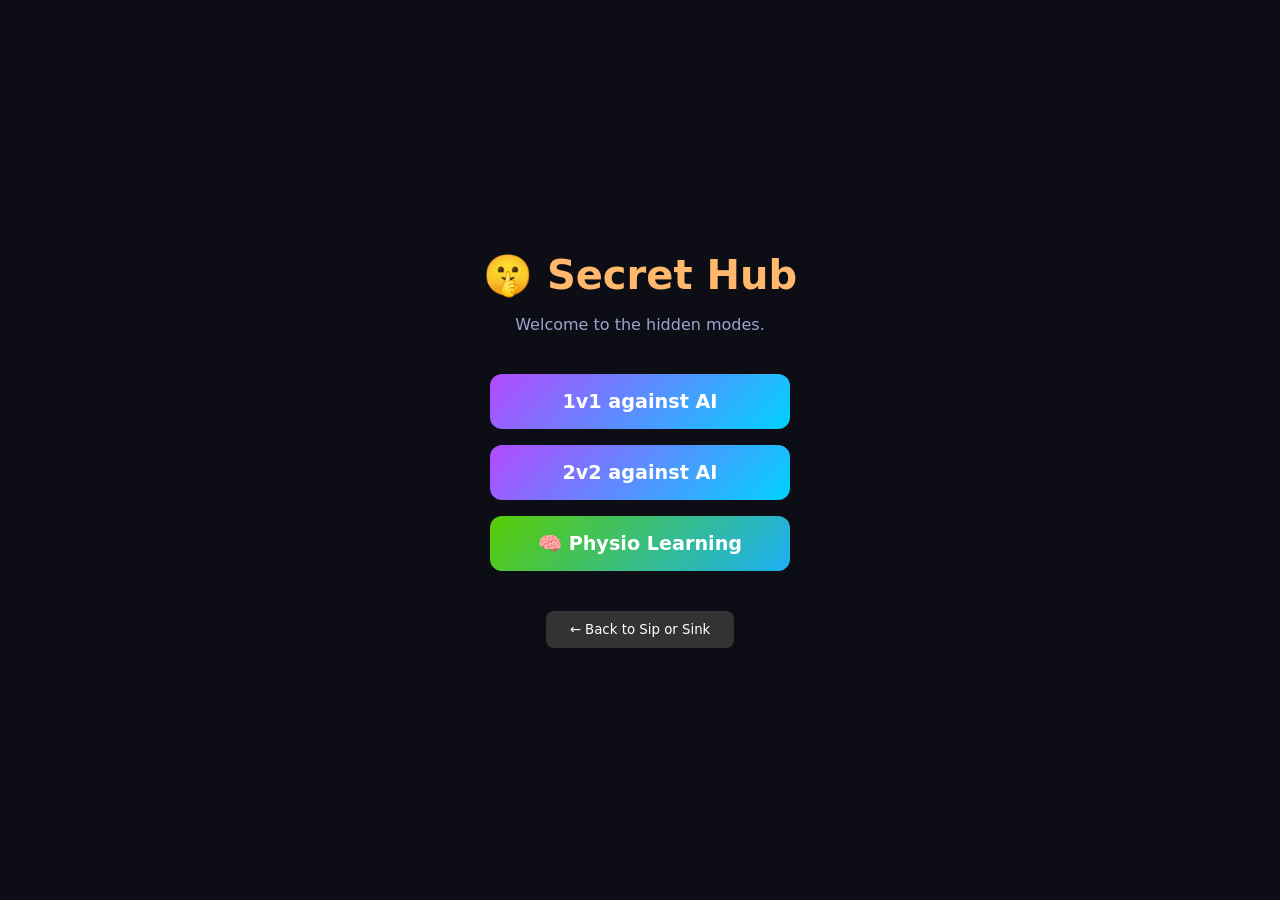
<file: canasta.html>
<!DOCTYPE html>
<html lang="en">
<head>
  <meta charset="UTF-8">
  <meta name="viewport" content="width=device-width, initial-scale=1.0, maximum-scale=1.0, user-scalable=no">
  <title>Canasta (Hidden Mode)</title>
  <style>
    :root {
      --bg: #0d0e15;
      --surface: #1a1b26;
      --card-bg: #24283b;
      --purple: #b44aff;
      --teal: #00d2ff;
      --red: #ff4a4a;
      --text: #ffffff;
      --text-dim: #9aa5ce;
      --gold: #ffb86c;
      --radius: 16px;
    }
    * { box-sizing: border-box; margin: 0; padding: 0; user-select: none; }
    body {
      background-color: var(--bg);
      color: var(--text);
      font-family: 'Inter', system-ui, sans-serif;
      overflow: hidden;
      display: flex;
      flex-direction: column;
      height: 100dvh;
      width: 100vw;
    }
    button { cursor: pointer; outline: none; border: none; font-family: inherit; }
    
    /* Setup Screen */
    #setup-screen {
      display: flex;
      flex-direction: column;
      align-items: center;
      justify-content: center;
      height: 100%;
      padding: 2rem;
      text-align: center;
      background: #0d0e15; /* keep setup screen dark */
      position: absolute;
      top: 0; left: 0; width: 100%; z-index: 1000;
    }
    #setup-screen h1 { font-size: 2.5rem; margin-bottom: 1rem; color: var(--gold); }
    .mode-btn {
      background: linear-gradient(135deg, #b44aff, #00d2ff);
      color: #fff;
      padding: 1rem 2rem;
      border-radius: 12px;
      font-size: 1.2rem;
      font-weight: 700;
      margin: 0.5rem;
      width: 100%;
      max-width: 300px;
    }
    .btn-back { padding: 0.7rem 1.5rem; border-radius: 8px; background: #333; color: #fff;}

    /* Game Screen */
    #game-screen {
      display: none; /* overridden by JS later to grid or flex */
      width: 100%;
      height: 100%;
      position: relative;
    }
    
    #table-board {
      display: grid;
      grid-template-columns: 80px 1fr 80px;
      grid-template-rows: 90px 1fr 140px;
      width: 100%;
      height: 100%;
      padding: 5px;
    }
    
    .player-zone {
      display: flex;
      flex-direction: column;
      align-items: center;
      justify-content: center;
      position: relative;
    }
    .player-name {
      font-weight: bold;
      margin-bottom: 2px;
      font-size: 0.8rem;
      text-shadow: 1px 1px 2px rgba(0,0,0,0.8);
      background: rgba(0,0,0,0.3);
      padding: 2px 8px;
      border-radius: 4px;
      z-index: 2;
    }
    
    #player-top { grid-column: 2; grid-row: 1; justify-content: flex-start; }
    #player-bottom { grid-column: 1 / 4; grid-row: 3; justify-content: flex-end; }
    #player-left { grid-column: 1; grid-row: 2; }
    #player-right { grid-column: 3; grid-row: 2; }
    
    #center-board {
      grid-column: 2;
      grid-row: 2;
      display: flex;
      flex-direction: column;
      align-items: center;
      justify-content: center;
      gap: 10px;
    }
    
    .meld-zones {
      display: flex;
      width: 100%;
      gap: 5px;
      justify-content: center;
    }
    .team-meld-zone {
      flex: 1;
      max-width: 48%;
      background: rgba(255,255,255,0.05);
      border-radius: 8px;
      padding: 2px;
      min-height: 80px;
      display: flex;
      flex-direction: column;
    }
    .team-name {
      font-weight: bold;
      font-size: 0.7rem;
      text-align: center;
      margin-bottom: 2px;
      border-bottom: 1px solid rgba(255,255,255,0.2);
      padding-bottom: 2px;
    }
    
    .piles {
      display: flex;
      gap: 15px;
      align-items: center;
      justify-content: center;
    }
    
    .pile {
      width: 45px;
      height: 65px;
      border-radius: 4px;
      position: relative;
    }
    #stock-pile {
      box-shadow: 2px 2px 0 #fff, 4px 4px 0 #fff, 6px 6px 0 #fff, 8px 8px 5px rgba(0,0,0,0.5);
      background: linear-gradient(135deg, #b44aff, #00d2ff);
      border: 1px solid #fff;
    }
    #discard-pile {
      background: rgba(255,255,255,0.1);
      border: 1px dashed rgba(255,255,255,0.3);
    }
    #discard-pile .card { position: absolute; }

    /* Cards */
    .card {
      width: 45px;
      height: 65px;
      background: #fff;
      border-radius: 4px;
      color: #000;
      display: flex;
      flex-direction: column;
      justify-content: space-between;
      padding: 2px;
      font-weight: bold;
      font-size: 0.75rem;
      box-shadow: 0 2px 5px rgba(0,0,0,0.4);
      cursor: pointer;
      border: 2px solid transparent;
      transition: transform 0.2s, border-color 0.2s;
      position: relative;
      z-index: 1;
    }
    .card.red { color: #d32f2f; }
    .card.black { color: #111; }
    .card.selected { border-color: #00d2ff; transform: translateY(-8px); z-index: 10; }

    .card-top { align-self: flex-start; line-height: 1; }
    .card-center { align-self: center; font-size: 1rem; }
    .card-bottom { align-self: flex-end; line-height: 1; transform: rotate(180deg); }

    .card-back {
      background: linear-gradient(135deg, var(--purple), var(--teal));
      color: transparent;
      border: 1px solid #fff;
    }

    /* Hands */
    .hand {
      display: flex;
    }
    .hand-h {
      flex-direction: row;
      gap: -30px;
      margin-top: 5px;
    }
    .hand-h .card { margin-right: -30px; }
    
    .hand-v {
      flex-direction: column;
      gap: -40px;
    }
    .hand-v .card { margin-bottom: -40px; transform: rotate(90deg); }

    /* Bottom Player Hand */
    #hand-bottom {
      flex-direction: row;
      flex-wrap: wrap;
      justify-content: center;
      gap: 5px;
      max-width: 65%;
      margin: 0 auto;
    }
    #hand-bottom .card { margin-right: 0; width: 50px; height: 70px;}

    /* Melds */
    .melds {
      display: flex;
      flex-wrap: wrap;
      gap: 2px;
    }
    .meld-group {
      display: flex;
      gap: -25px;
    }
    .meld-group .card {
      margin-right: -25px;
      transform: scale(0.5);
      transform-origin: top left;
      margin-bottom: -30px; /* overlap vertically too */
    }

    /* Score Table */
    #score-table {
      position: absolute;
      top: 5px;
      left: 5px;
      background: var(--surface);
      color: var(--text);
      border: 1px solid var(--text-dim);
      font-size: 0.65rem;
      border-collapse: collapse;
      z-index: 100;
      border-radius: 4px;
      overflow: hidden;
    }
    #score-table th, #score-table td {
      border: 1px solid rgba(255,255,255,0.1);
      padding: 2px 4px;
      text-align: center;
      font-weight: bold;
    }

    /* Controls */
    .controls {
      position: absolute;
      bottom: 5px;
      right: 5px;
      display: flex;
      flex-direction: column;
      gap: 3px;
      z-index: 100;
    }
    .btn {
      padding: 0.4rem 0.5rem;
      background: #e0e0e0;
      color: #000;
      border: 1px solid #999;
      border-radius: 4px;
      font-size: 0.7rem;
      font-weight: bold;
      box-shadow: 1px 1px 3px rgba(0,0,0,0.5);
    }
    .btn:active { transform: translateY(1px); box-shadow: 0 0 1px rgba(0,0,0,0.5); }
    .btn:disabled { opacity: 0.5; cursor: not-allowed; }
    
    #status-bar {
      text-align: center;
      padding: 5px 10px;
      background: #ffff99;
      color: #000;
      border: 1px solid #cccc00;
      border-radius: 4px;
      font-weight: bold;
      font-size: 0.75rem;
      box-shadow: 2px 2px 5px rgba(0,0,0,0.3);
      max-width: 90%;
    }

  </style>
</head>
<body>

<div id="setup-screen">
  <h1>🤫 Secret Hub</h1>
  <p style="color:var(--text-dim); margin-bottom:2rem;">Welcome to the hidden modes.</p>
  <button class="mode-btn" id="btn-1v1">1v1 against AI</button>
  <button class="mode-btn" id="btn-2v2">2v2 against AI</button>
  <button class="mode-btn" id="btn-learning" style="background: linear-gradient(135deg, #58cc02, #1cb0f6);" onclick="window.location.href='learning.html'">🧠 Physio Learning</button>
  <button class="btn-back" style="margin-top:2rem;" onclick="window.location.href='index.html'">← Back to Sip or Sink</button>
</div>

<div id="game-screen">
  <div id="table-board">
    
    <!-- Top Player (Partner or AI) -->
    <div id="player-top" class="player-zone">
      <div class="player-name" id="name-top">Top Player</div>
      <div class="hand hand-h" id="hand-top"></div>
    </div>
    
    <!-- Left Player (Opponent) -->
    <div id="player-left" class="player-zone">
      <div class="player-name" id="name-left">Left Player</div>
      <div class="hand hand-v" id="hand-left"></div>
    </div>
    
    <!-- Right Player (Opponent) -->
    <div id="player-right" class="player-zone">
      <div class="player-name" id="name-right">Right Player</div>
      <div class="hand hand-v" id="hand-right"></div>
    </div>
    
    <!-- Center Board -->
    <div id="center-board">
      <div class="meld-zones">
        <div class="team-meld-zone" id="team0-melds">
          <div class="team-name" id="name-team0">You & Partner</div>
          <div class="melds" id="melds-0"></div>
        </div>
        <div class="team-meld-zone" id="team1-melds">
          <div class="team-name" id="name-team1">Opponents</div>
          <div class="melds" id="melds-1"></div>
        </div>
      </div>
      
      <div class="piles">
        <div class="pile" id="stock-pile">
           <div class="card card-back"></div>
           <span id="stock-count" style="position:absolute; bottom:-18px; font-size:0.7rem; color:#fff; left:50%; transform:translateX(-50%);">108</span>
        </div>
        <div class="pile" id="discard-pile"></div>
      </div>
      
      <div id="status-bar">Starting game...</div>
    </div>
    
    <!-- Bottom Player (You) -->
    <div id="player-bottom" class="player-zone">
       <div class="player-name" id="name-bottom">You</div>
       <div class="hand" id="hand-bottom"></div>
    </div>
    
    <!-- UI Overlays -->
    <table id="score-table">
      <tr>
        <th></th>
        <th id="th-team0">You</th>
        <th id="th-team1">Opponents</th>
      </tr>
      <tr>
        <td>Score</td>
        <td id="score-0">0</td>
        <td id="score-1">0</td>
      </tr>
      <tr>
        <td>Threshold</td>
        <td id="thresh-0">50</td>
        <td id="thresh-1">50</td>
      </tr>
    </table>
    
    <div class="controls" id="bottom-controls">
      <button class="btn" id="btn-draw" disabled>Draw</button>
      <button class="btn" id="btn-pickup" disabled>Pick Up</button>
      <button class="btn" id="btn-meld" disabled>Meld/Lay off</button>
      <button class="btn" id="btn-discard" disabled>Discard</button>
      <button class="btn" id="btn-sort">Sort Hand</button>
    </div>
  </div>
</div>

<script>
  const SUITS = ['hearts', 'diamonds', 'clubs', 'spades'];
  const RANKS = ['2','3','4','5','6','7','8','9','10','J','Q','K','A'];
  const VALUES = { 'Joker': 50, '2': 20, 'A': 20, 'K': 10, 'Q': 10, 'J': 10, '10': 10, '9': 10, '8': 10, '7': 5, '6': 5, '5': 5, '4': 5, '3': 5 };

  let deck = [];
  let discardPile = [];
  let players = [];
  let teams = [{ score: 0, melds: {}, red3s: 0, meldedThisRound: false }, { score: 0, melds: {}, red3s: 0, meldedThisRound: false }];
  let turnIdx = 0;
  let phase = 'draw'; 
  let selectedHandCards = new Set();
  let numP = 2;

  const $ = id => document.getElementById(id);

  function getSuitEmoji(suit) {
    return { 'hearts': '♥️', 'diamonds': '♦️', 'clubs': '♣️', 'spades': '♠️', 'none': '🃏' }[suit];
  }

  function generateDeck() {
    let newDeck = [];
    for (let d = 0; d < 2; d++) {
      SUITS.forEach(suit => {
        RANKS.forEach(rank => {
          let color = (suit === 'hearts' || suit === 'diamonds') ? 'red' : 'black';
          newDeck.push({ rank, suit, color, id: `${d}-${suit}-${rank}`, isWild: rank === '2', isRed3: rank === '3' && color === 'red', isBlack3: rank === '3' && color === 'black' });
        });
      });
      newDeck.push({ rank: 'Joker', suit: 'none', color: 'black', id: `${d}-joker1`, isWild: true, isRed3: false, isBlack3: false });
      newDeck.push({ rank: 'Joker', suit: 'none', color: 'red', id: `${d}-joker2`, isWild: true, isRed3: false, isBlack3: false });
    }
    return shuffle(newDeck);
  }

  function shuffle(arr) {
    for (let i = arr.length - 1; i > 0; i--) {
      const j = Math.floor(Math.random() * (i + 1));
      [arr[i], arr[j]] = [arr[j], arr[i]];
    }
    return arr;
  }

  $('btn-1v1').addEventListener('click', () => initGame(2));
  $('btn-2v2').addEventListener('click', () => initGame(4));

  function initGame(numPlayers) {
    numP = numPlayers;
    $('setup-screen').style.display = 'none';
    $('game-screen').style.display = 'flex';
    $('status-bar').textContent = `Dealing...`;
    
    deck = generateDeck();
    discardPile = [];
    teams = [{ score: 0, melds: {}, red3s: 0, meldedThisRound: false }, { score: 0, melds: {}, red3s: 0, meldedThisRound: false }];
    
    players = [];
    for (let i=0; i<numP; i++) {
      players.push({ id: i, isHuman: i===0, team: i%2, hand: [] });
    }

    const cardsToDeal = numP === 2 ? 15 : 11;
    for (let c=0; c<cardsToDeal; c++) {
      for (let i=0; i<numP; i++) {
        players[i].hand.push(deck.pop());
      }
    }

    // Process initial red 3s
    players.forEach(p => processRed3s(p));

    // Flip top card
    let top = deck.pop();
    while (top.isWild || top.isRed3) {
      discardPile.push(top);
      top = deck.pop();
    }
    discardPile.push(top);

    turnIdx = 0;
    phase = 'draw';
    updateUI();
  }

  function processRed3s(player) {
    let hasRed3 = true;
    while(hasRed3) {
      hasRed3 = false;
      for (let i = 0; i < player.hand.length; i++) {
        if (player.hand[i].isRed3) {
          teams[player.team].red3s++;
          player.hand.splice(i, 1);
          player.hand.push(deck.pop());
          hasRed3 = true;
          break;
        }
      }
    }
  }

  function renderCard(c) {
    if (!c) return '';
    return `<div class="card ${c.color}">
      <div class="card-top">${c.rank}</div>
      <div class="card-center">${getSuitEmoji(c.suit)}</div>
      <div class="card-bottom">${c.rank}</div>
    </div>`;
  }

  function updateUI() {
    // Hide players depending on numP
    if (numP === 2) {
      $('player-left').style.display = 'none';
      $('player-right').style.display = 'none';
      $('name-top').textContent = 'Opponent';
      $('name-team0').textContent = 'You';
      $('name-team1').textContent = 'Opponent';
      $('th-team0').textContent = 'You';
      $('th-team1').textContent = 'Opponent';
    } else {
      $('player-left').style.display = 'flex';
      $('player-right').style.display = 'flex';
      $('name-top').textContent = 'Partner (Bill)';
      $('name-left').textContent = 'Opponent (Mike)';
      $('name-right').textContent = 'Opponent (Lisa)';
      $('name-team0').textContent = 'You & Bill';
      $('name-team1').textContent = 'Mike & Lisa';
      $('th-team0').textContent = 'You & Bill';
      $('th-team1').textContent = 'Mike & Lisa';
    }

    const human = players[0];
    
    // Render Human Hand
    const handEl = $('hand-bottom');
    handEl.innerHTML = '';
    
    // Sort hand (Removed auto-sort, now triggered manually)

    human.hand.forEach((c, i) => {
      let div = document.createElement('div');
      div.innerHTML = renderCard(c);
      let cardEl = div.firstElementChild;
      if (selectedHandCards.has(c.id)) cardEl.classList.add('selected');
      cardEl.onclick = () => {
        if (phase === 'draw' && !selectedHandCards.has(c.id)) return; // Can't select during draw phase
        if (selectedHandCards.has(c.id)) selectedHandCards.delete(c.id);
        else selectedHandCards.add(c.id);
        updateUI();
      };
      handEl.appendChild(cardEl);
    });

    // Render AI Hands
    const renderAiHand = (player, containerId) => {
      const container = $(containerId);
      container.innerHTML = '';
      if (!player) return;
      for(let i=0; i < player.hand.length; i++) {
        container.innerHTML += `<div class="card card-back"></div>`;
      }
    };

    if (numP === 2) {
      renderAiHand(players[1], 'hand-top');
    } else {
      renderAiHand(players[1], 'hand-left');
      renderAiHand(players[2], 'hand-top');
      renderAiHand(players[3], 'hand-right');
    }

    // Render Piles
    $('stock-count').textContent = deck.length;
    const discardEl = $('discard-pile');
    discardEl.innerHTML = ''; // clear
    if (discardPile.length > 0) {
      // Fan out up to 3 cards for visual effect
      const start = Math.max(0, discardPile.length - 3);
      for(let i=start; i<discardPile.length; i++) {
         let div = document.createElement('div');
         div.innerHTML = renderCard(discardPile[i]);
         let cardEl = div.firstElementChild;
         cardEl.style.position = 'absolute';
         cardEl.style.top = `${(i - start) * 4}px`;
         cardEl.style.left = `${(i - start) * 4}px`;
         discardEl.appendChild(cardEl);
      }
    }

    // Render Melds & Scores
    $('score-0').textContent = teams[0].score;
    $('score-1').textContent = teams[1].score;

    renderTeamMelds(0, $('melds-0'));
    renderTeamMelds(1, $('melds-1'));

    // Buttons
    $('btn-draw').disabled = (turnIdx !== 0 || phase !== 'draw');
    $('btn-pickup').disabled = (turnIdx !== 0 || phase !== 'draw' || discardPile.length === 0);
    $('btn-meld').disabled = (turnIdx !== 0 || phase !== 'meld' || selectedHandCards.size < 1);
    $('btn-discard').disabled = (turnIdx !== 0 || phase !== 'meld' || selectedHandCards.size !== 1);

    if (turnIdx === 0) {
      $('status-bar').textContent = phase === 'draw' ? "Your turn. Draw a card or pick up the pile." : "Your turn. Meld cards or Discard 1 card to end your turn.";
    } else {
      $('status-bar').textContent = `Waiting for others to play...`;
      if (!$('status-bar').dataset.aiRunning) {
        $('status-bar').dataset.aiRunning = "true";
        setTimeout(playAITurn, 1500);
      }
    }
  }

  function renderTeamMelds(teamIdx, container) {
    container.innerHTML = '';
    const melds = teams[teamIdx].melds;
    for (const [rank, cards] of Object.entries(melds)) {
      let mDiv = document.createElement('div');
      mDiv.className = 'meld-group';
      cards.forEach(c => {
        mDiv.innerHTML += renderCard(c);
      });
      container.appendChild(mDiv);
    }
  }

  $('btn-draw').addEventListener('click', () => {
    if (turnIdx !== 0 || phase !== 'draw') return;
    const p = players[0];
    p.hand.push(deck.pop());
    processRed3s(p);
    phase = 'meld';
    updateUI();
  });

  $('btn-sort').addEventListener('click', () => {
    players[0].hand.sort((a,b) => {
      if (a.rank === b.rank) return a.suit.localeCompare(b.suit);
      return a.rank.localeCompare(b.rank);
    });
    updateUI();
  });

  $('btn-pickup').addEventListener('click', () => {
    if (turnIdx !== 0 || phase !== 'draw' || discardPile.length === 0) return;
    const top = discardPile[discardPile.length - 1];
    if (top.isBlack3 || top.isWild) return alert("Cannot pick up a frozen pile or black 3!");
    
    // Simplification for MVP: Free pickup if you hold 2 naturals of the same rank.
    const p = players[0];
    const naturals = p.hand.filter(c => c.rank === top.rank && !c.isWild);
    if (naturals.length >= 2) {
      // Pick up pile
      p.hand.push(...discardPile);
      discardPile = [];
      phase = 'meld';
      updateUI();
    } else {
      alert("You need at least 2 natural cards of rank " + top.rank + " to pick up this pile.");
    }
  });

  $('btn-meld').addEventListener('click', () => {
    if (turnIdx !== 0 || phase !== 'meld') return;
    const p = players[0];
    const cardsToMeld = p.hand.filter(c => selectedHandCards.has(c.id));
    
    // Group by rank (ignoring wilds)
    const naturals = cardsToMeld.filter(c => !c.isWild);
    const wilds = cardsToMeld.filter(c => c.isWild);

    if (naturals.length === 0) {
      alert("Meld must contain natural cards.");
      return;
    }

    const rank = naturals[0].rank;
    const allSameRank = naturals.every(c => c.rank === rank);
    if (!allSameRank) {
      alert("All natural cards in a meld must be the same rank.");
      return;
    }

    if (cardsToMeld.length < 3 && !teams[p.team].melds[rank]) {
      alert("A new meld must have at least 3 cards.");
      return;
    }

    // Add to melds
    if (!teams[p.team].melds[rank]) teams[p.team].melds[rank] = [];
    teams[p.team].melds[rank].push(...cardsToMeld);
    
    // Remove from hand
    p.hand = p.hand.filter(c => !selectedHandCards.has(c.id));
    selectedHandCards.clear();
    updateUI();
  });

  $('btn-discard').addEventListener('click', () => {
    if (turnIdx !== 0 || phase !== 'meld' || selectedHandCards.size !== 1) return;
    const p = players[0];
    const cardId = Array.from(selectedHandCards)[0];
    const cardIdx = p.hand.findIndex(c => c.id === cardId);
    discardPile.push(p.hand[cardIdx]);
    p.hand.splice(cardIdx, 1);
    selectedHandCards.clear();
    
    endTurn();
  });

  function endTurn() {
    if (players[turnIdx].hand.length === 0) {
      alert("Player went out! Round over.");
      window.location.reload();
      return;
    }
    turnIdx = (turnIdx + 1) % numP;
    phase = 'draw';
    delete $('status-bar').dataset.aiRunning;
    updateUI();
  }

  function playAITurn() {
    const ai = players[turnIdx];
    // Draw
    ai.hand.push(deck.pop());
    processRed3s(ai);
    
    // Try to meld pairs + 1 (simplified)
    const rankCounts = {};
    ai.hand.forEach(c => {
      if(!c.isWild) {
        rankCounts[c.rank] = rankCounts[c.rank] ? rankCounts[c.rank]+1 : 1;
      }
    });

    for (const [rank, count] of Object.entries(rankCounts)) {
      if (count >= 3) {
        const toMeld = ai.hand.filter(c => c.rank === rank);
        if (!teams[ai.team].melds[rank]) teams[ai.team].melds[rank] = [];
        teams[ai.team].melds[rank].push(...toMeld);
        ai.hand = ai.hand.filter(c => c.rank !== rank);
      }
    }

    // Discard random non-wild
    setTimeout(() => {
      let discardIdx = ai.hand.findIndex(c => !c.isWild && c.rank !== '3');
      if (discardIdx === -1) discardIdx = 0; // fallback
      discardPile.push(ai.hand[discardIdx]);
      ai.hand.splice(discardIdx, 1);
      endTurn();
    }, 1000);
  }
</script>

</body>
</html>
</file>
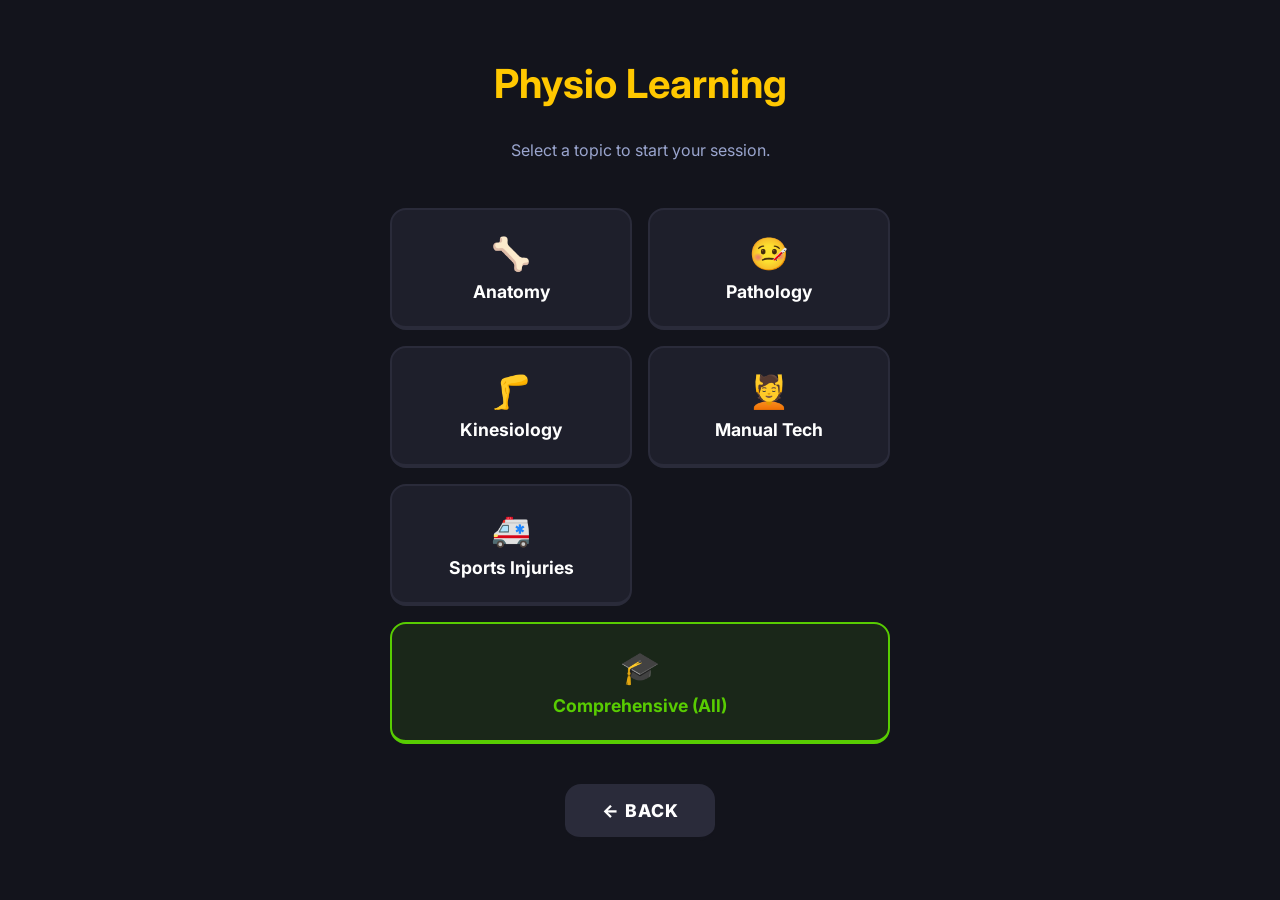
<file: learning.html>
<!DOCTYPE html>
<html lang="en">
<head>
  <meta charset="UTF-8">
  <meta name="viewport" content="width=device-width, initial-scale=1.0, maximum-scale=1.0, user-scalable=no">
  <title>Physio Learning</title>
  <link rel="stylesheet" href="learning.css?v=4">
</head>
<body>

  <!-- MODE SELECTION SCREEN -->
  <div id="mode-selection-screen">
    <h1 style="color: var(--gold); font-size: 2.5rem; margin-bottom: 0.5rem;">Physio Learning</h1>
    <p style="color: var(--text-dim); margin-bottom: 1.5rem;">Select a topic to start your session.</p>
    
    <div class="mode-grid">
      <button class="mode-btn" onclick="startMode('Anatomy')">
        <span class="mode-emoji">🦴</span> Anatomy
      </button>
      <button class="mode-btn" onclick="startMode('Pathology')">
        <span class="mode-emoji">🤒</span> Pathology
      </button>
      <button class="mode-btn" onclick="startMode('Kinesiology')">
        <span class="mode-emoji">🦵</span> Kinesiology
      </button>
      <button class="mode-btn" onclick="startMode('Manual Techniques')">
        <span class="mode-emoji">💆</span> Manual Tech
      </button>
      <button class="mode-btn" onclick="startMode('Sports Injuries')">
        <span class="mode-emoji">🚑</span> Sports Injuries
      </button>
      <button class="mode-btn all" onclick="startMode('All')">
        <span class="mode-emoji">🎓</span> Comprehensive (All)
      </button>
    </div>
    <button class="btn-primary" style="margin-top: 1rem; background: var(--surface-hover); color: var(--text); border-bottom-color: var(--bg);" onclick="window.location.href='canasta.html'">← Back</button>
  </div>

  <!-- QUIZ SCREEN -->
  <div id="quiz-screen" class="hidden">
    <header>
      <button class="btn-close" id="btn-close" aria-label="Quit">✕</button>
      <div class="progress-container">
        <div class="progress-fill" id="progress-bar"></div>
      </div>
      <div class="hearts" id="hearts-display">
        ❤️ 5
      </div>
    </header>

    <main id="question-container">
      <!-- Content injected by JS -->
    </main>

    <div class="action-bar" id="action-bar">
      <div class="action-content">
        <div class="feedback-msg" id="feedback-msg">
          <h3 id="feedback-title">Awesome!</h3>
          <p id="feedback-desc">Meaningful explanation goes here.</p>
        </div>
        <button class="btn-primary" id="btn-check" disabled>Check</button>
      </div>
    </div>
  </div>

  <!-- UPGRADE KNOWLEDGE HUB SCREEN -->
  <div id="hub-screen" class="hidden">
    <h2 style="font-size: 2rem; color: var(--gold);">Upgrade Your Knowledge</h2>
    <p style="color: var(--text-dim);">Keep your clinical skills sharp with these top resources.</p>
    
    <div style="display:flex; flex-direction:column; gap: 1rem;">
      <a href="https://www.physio-pedia.com/" target="_blank" class="hub-card">
        <h3>Physiopedia</h3>
        <p>The universal, constantly updated knowledge repository for physiotherapy.</p>
      </a>
      <a href="https://pubmed.ncbi.nlm.nih.gov/" target="_blank" class="hub-card">
        <h3>PubMed</h3>
        <p>Search the latest clinical trials, systemic reviews, and medical research.</p>
      </a>
      <a href="https://www.medbridgeeducation.com/" target="_blank" class="hub-card">
        <h3>MedBridge</h3>
        <p>High-quality online CEUs, patient engagement, and enterprise solutions.</p>
      </a>
    </div>

    <button class="btn-primary" style="margin-top: 2rem;" onclick="window.location.href='canasta.html'">Back to Hub</button>
  </div>

  <!-- End Screen -->
  <div id="end-screen" class="hidden" style="flex:1; display:flex; flex-direction:column; align-items:center; justify-content:center; padding: 2rem; text-align:center;">
    <h1 style="color: var(--green); font-size: 3rem; margin-bottom: 1rem;">Session Complete!</h1>
    <p style="color: var(--text-dim); margin-bottom: 2rem;">You're one step closer to becoming a master clinician.</p>
    <div style="display:flex; gap: 1rem;">
      <button class="btn-primary" id="btn-restart">Play Again</button>
      <button class="btn-primary" style="background:var(--blue); border-bottom-color:var(--blue-shadow);" id="btn-hub">Upgrade Knowledge</button>
    </div>
  </div>

  <script src="js/data/physio_data.js?v=4"></script>
  <script src="js/learning.js?v=4"></script>
</body>
</html>
</file>
<file: learning.css>
@import url('https://fonts.googleapis.com/css2?family=Inter:wght@400;600;700;900&display=swap');

*, *::before, *::after {
  margin: 0;
  padding: 0;
  box-sizing: border-box;
}

:root {
  --bg: #13141c;
  --surface: #1e1f2b;
  --surface-hover: #2a2b3a;
  --text: #ffffff;
  --text-dim: #9aa5ce;
  --green: #58cc02;
  --green-shadow: #58a700;
  --blue: #1cb0f6;
  --blue-shadow: #1899d6;
  --red: #ff4b4b;
  --red-shadow: #ea2b2b;
  --gold: #ffc800;
  --gold-shadow: #e5b400;
  --radius: 16px;
}

body {
  font-family: 'Inter', sans-serif;
  background-color: var(--bg);
  color: var(--text);
  display: flex;
  flex-direction: column;
  min-height: 100dvh;
  overflow-x: hidden;
  user-select: none;
}

/* ── HEADER & PROGRESS ── */
header {
  display: flex;
  align-items: center;
  justify-content: space-between;
  padding: 1.5rem;
  max-width: 600px;
  width: 100%;
  margin: 0 auto;
  gap: 1rem;
}

.btn-close {
  background: none;
  border: none;
  color: var(--text-dim);
  font-size: 1.5rem;
  cursor: pointer;
  padding: 0.5rem;
  transition: color 0.2s;
  line-height: 1;
}
.btn-close:hover { color: var(--text); }

.progress-container {
  flex: 1;
  height: 16px;
  background: var(--surface);
  border-radius: 99px;
  overflow: hidden;
}

.progress-fill {
  height: 100%;
  background: var(--green);
  border-radius: 99px;
  width: 0%;
  transition: width 0.4s ease-out;
}

.hearts {
  display: flex;
  align-items: center;
  gap: 0.3rem;
  font-weight: 700;
  color: var(--red);
  font-size: 1.2rem;
}

/* ── MAIN CONTENT AREA ── */
main {
  flex: 1;
  display: flex;
  flex-direction: column;
  max-width: 600px;
  width: 100%;
  margin: 0 auto;
  padding: 1rem 1.5rem;
}

h2.question-title {
  font-size: 1.6rem;
  font-weight: 800;
  margin-bottom: 2rem;
  line-height: 1.3;
}

/* ── OPTIONS (MULTIPLE CHOICE) ── */
.options-grid {
  display: flex;
  flex-direction: column;
  gap: 1rem;
}

.option-btn {
  background: var(--surface);
  color: var(--text);
  border: 2px solid var(--surface-hover);
  border-bottom-width: 4px;
  border-radius: var(--radius);
  padding: 1.2rem;
  font-size: 1.1rem;
  font-weight: 600;
  font-family: inherit;
  cursor: pointer;
  text-align: left;
  transition: transform 0.1s, border-color 0.2s, background 0.2s;
  display: flex;
  align-items: center;
  gap: 1rem;
}

.option-btn:active {
  transform: translateY(2px);
  border-bottom-width: 2px;
  margin-top: 2px;
}

.option-btn.selected {
  border-color: var(--blue);
  background: rgba(28, 176, 246, 0.1);
  color: var(--blue);
}

.option-btn.correct {
  border-color: var(--green);
  background: rgba(88, 204, 2, 0.1);
  color: var(--green);
}

.option-btn.incorrect {
  border-color: var(--red);
  background: rgba(255, 75, 75, 0.1);
  color: var(--red);
}

.option-num {
  width: 30px;
  height: 30px;
  display: flex;
  justify-content: center;
  align-items: center;
  border: 2px solid var(--surface-hover);
  border-radius: 8px;
  font-size: 0.9rem;
  color: var(--text-dim);
}

.option-btn.selected .option-num { border-color: var(--blue); color: var(--blue); }
.option-btn.correct .option-num { border-color: var(--green); color: var(--green); }
.option-btn.incorrect .option-num { border-color: var(--red); color: var(--red); }

/* ── DRAG & DROP SEQUENCING ── */
.sequence-container {
  display: flex;
  flex-direction: column;
  gap: 0.8rem;
}

.sequence-item {
  background: var(--surface);
  border: 2px solid var(--surface-hover);
  border-radius: 12px;
  padding: 1rem;
  font-weight: 600;
  display: flex;
  align-items: center;
  gap: 1rem;
  cursor: grab;
}
.sequence-item:active { cursor: grabbing; }

.sequence-item .drag-handle {
  color: var(--text-dim);
  font-size: 1.2rem;
}

/* ── IDENTIFY / IMAGE MAP ── */
.identify-container {
  width: 100%;
  position: relative;
  background: var(--surface);
  border-radius: var(--radius);
  padding: 1rem;
  text-align: center;
  border: 2px solid var(--surface-hover);
}

.identify-img {
  max-width: 100%;
  height: auto;
  border-radius: 8px;
}

.hotspot {
  position: absolute;
  width: 40px;
  height: 40px;
  background: rgba(28, 176, 246, 0.3);
  border: 2px dashed var(--blue);
  border-radius: 50%;
  transform: translate(-50%, -50%);
  cursor: pointer;
  transition: background 0.2s;
}
.hotspot:hover { background: rgba(28, 176, 246, 0.6); }

/* ── PALPATION SIM ── */
.palpation-area {
  width: 100%;
  height: 300px;
  background: #f5cfb3; /* skin tone */
  border-radius: var(--radius);
  position: relative;
  overflow: hidden;
  touch-action: none; /* prevent scrolling while dragging */
  border: 4px solid var(--surface-hover);
}

.palpation-hint {
  position: absolute;
  top: 1rem;
  left: 0;
  width: 100%;
  text-align: center;
  color: #8b5a3e;
  font-weight: 700;
  pointer-events: none;
}

.palpation-target {
  position: absolute;
  width: 60px;
  height: 60px;
  border-radius: 50%;
  transform: translate(-50%, -50%);
  /* Invisible by default */
  opacity: 0; 
}
.palpation-target.found {
  background: rgba(255, 75, 75, 0.4);
  border: 2px solid var(--red);
  opacity: 1;
}

/* ── BOTTOM ACTION BAR ── */
.action-bar {
  border-top: 2px solid var(--surface-hover);
  padding: 1.5rem;
  display: flex;
  justify-content: center;
  align-items: center;
  background: var(--bg);
  min-height: 120px;
  transition: background 0.3s;
}

.action-bar.correct-state { background: rgba(88, 204, 2, 0.1); border-top-color: var(--green); }
.action-bar.incorrect-state { background: rgba(255, 75, 75, 0.1); border-top-color: var(--red); }

.action-content {
  width: 100%;
  max-width: 600px;
  display: flex;
  justify-content: space-between;
  align-items: center;
}

.feedback-msg {
  display: flex;
  flex-direction: column;
  gap: 0.2rem;
  display: none;
}
.action-bar.correct-state .feedback-msg,
.action-bar.incorrect-state .feedback-msg { display: flex; }

.feedback-msg h3 { font-size: 1.5rem; font-weight: 800; }
.action-bar.correct-state h3 { color: var(--green); }
.action-bar.incorrect-state h3 { color: var(--red); }

.feedback-msg p { color: var(--text-dim); font-size: 0.95rem; font-weight: 600; max-width: 250px;}
.action-bar.correct-state p { color: var(--green-shadow); }
.action-bar.incorrect-state p { color: var(--red-shadow); }

.btn-primary {
  background: var(--green);
  color: #fff;
  border: none;
  border-bottom: 4px solid var(--green-shadow);
  padding: 1rem 2rem;
  border-radius: 16px;
  font-size: 1.1rem;
  font-weight: 800;
  text-transform: uppercase;
  letter-spacing: 1px;
  cursor: pointer;
  transition: filter 0.2s, transform 0.1s;
  font-family: inherit;
  min-width: 150px;
}

.btn-primary:active {
  transform: translateY(4px);
  border-bottom-width: 0;
  margin-top: 4px;
}
.btn-primary:disabled {
  background: var(--surface-hover);
  border-color: #1a1b26;
  color: var(--text-dim);
  cursor: not-allowed;
}
.action-bar.incorrect-state .btn-primary { background: var(--red); border-color: var(--red-shadow); }

#hub-screen {
  flex-direction: column;
  padding: 2rem 1.5rem;
  max-width: 600px;
  margin: 0 auto;
  gap: 1.5rem;
}

/* ── MODE SELECTION SCREEN ── */
#mode-selection-screen {
  display: flex;
  flex-direction: column;
  align-items: center;
  justify-content: center;
  padding: 2rem;
  height: 100vh;
  gap: 1.5rem;
  text-align: center;
}
.mode-grid {
  display: grid;
  grid-template-columns: 1fr 1fr;
  gap: 1rem;
  width: 100%;
  max-width: 500px;
}
.mode-btn {
  background: var(--surface);
  color: var(--text);
  border: 2px solid var(--surface-hover);
  border-bottom-width: 4px;
  border-radius: var(--radius);
  padding: 1.5rem 1rem;
  font-size: 1.1rem;
  font-weight: 700;
  font-family: inherit;
  cursor: pointer;
  transition: transform 0.1s, border-color 0.2s;
  display: flex;
  flex-direction: column;
  align-items: center;
  gap: 0.5rem;
}
.mode-btn:active {
  transform: translateY(2px);
  border-bottom-width: 2px;
  margin-top: 2px;
}
.mode-btn:hover { border-color: var(--blue); }
.mode-btn.all { grid-column: 1 / -1; background: rgba(88, 204, 2, 0.1); border-color: var(--green); color: var(--green); }
.mode-emoji { font-size: 2rem; }


.hub-card {
  background: var(--surface);
  border: 2px solid var(--surface-hover);
  border-radius: var(--radius);
  padding: 1.5rem;
  display: flex;
  flex-direction: column;
  gap: 0.8rem;
  transition: transform 0.2s;
  text-decoration: none;
  color: var(--text);
}
.hub-card:hover { transform: translateY(-4px); border-color: var(--blue); }
.hub-card h3 { color: var(--blue); }
.hub-card p { color: var(--text-dim); font-size: 0.9rem; line-height: 1.4; }

/* ── BOSS SCREEN ── */
.boss-header {
  color: var(--gold);
  display: flex;
  align-items: center;
  gap: 0.5rem;
  font-size: 1.2rem;
  font-weight: 800;
  margin-bottom: 1rem;
}
.patient-quote {
  background: var(--surface);
  border-left: 4px solid var(--gold);
  padding: 1rem;
  font-style: italic;
  margin-bottom: 1.5rem;
  border-radius: 0 8px 8px 0;
}

/* Utilities */
.hidden { display: none !important; }
</file>
